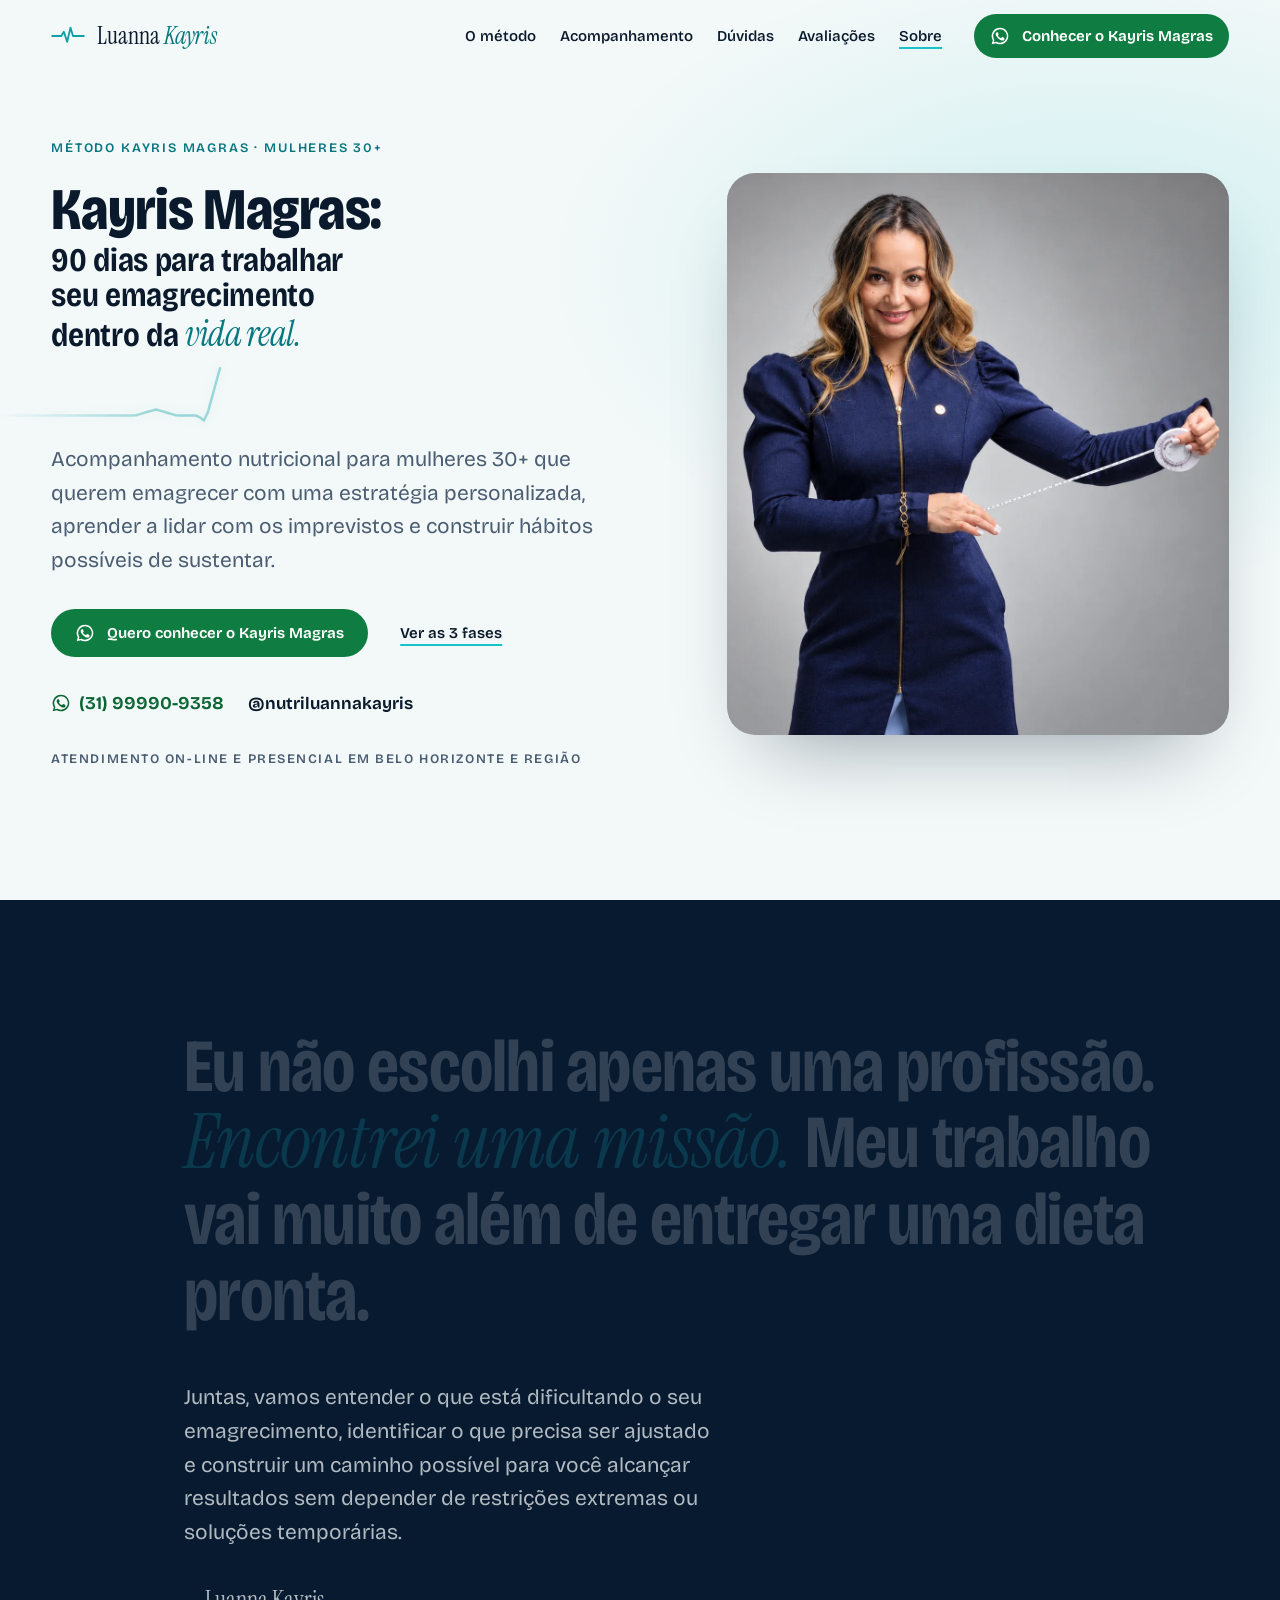
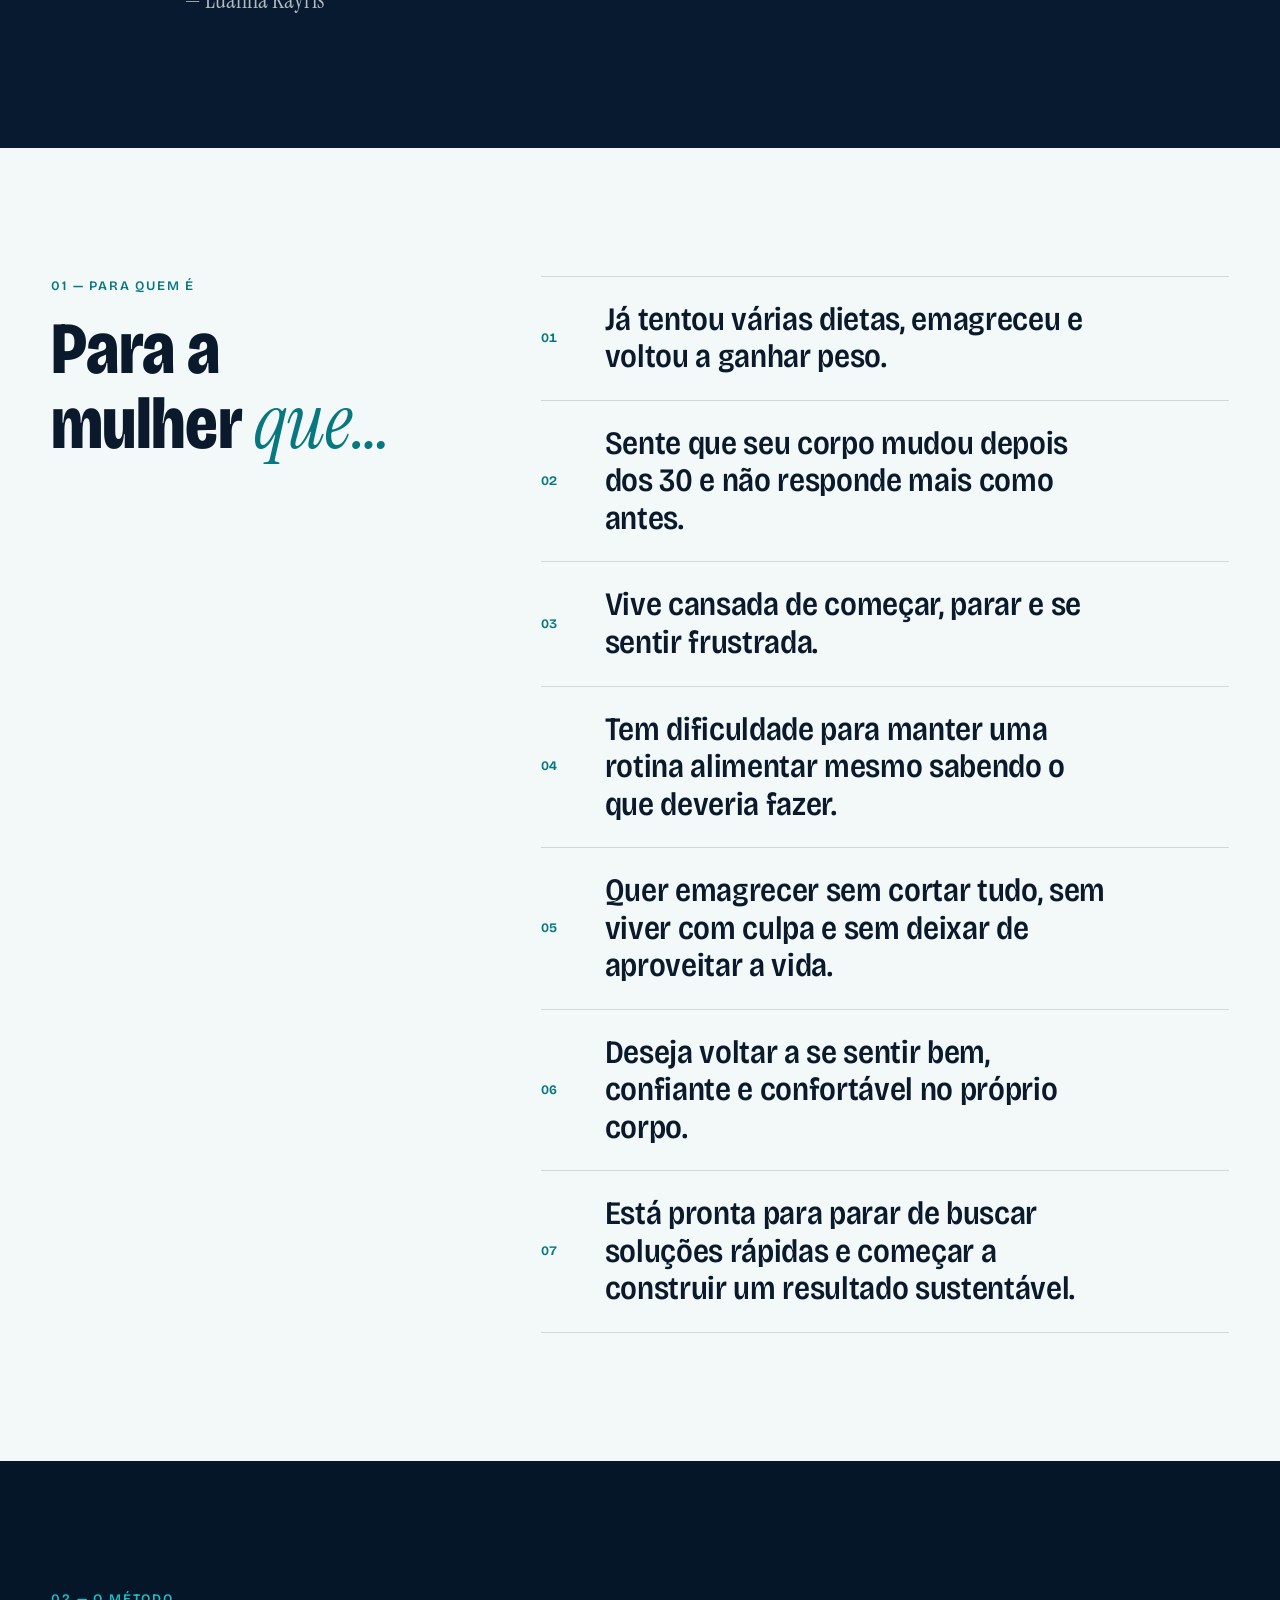
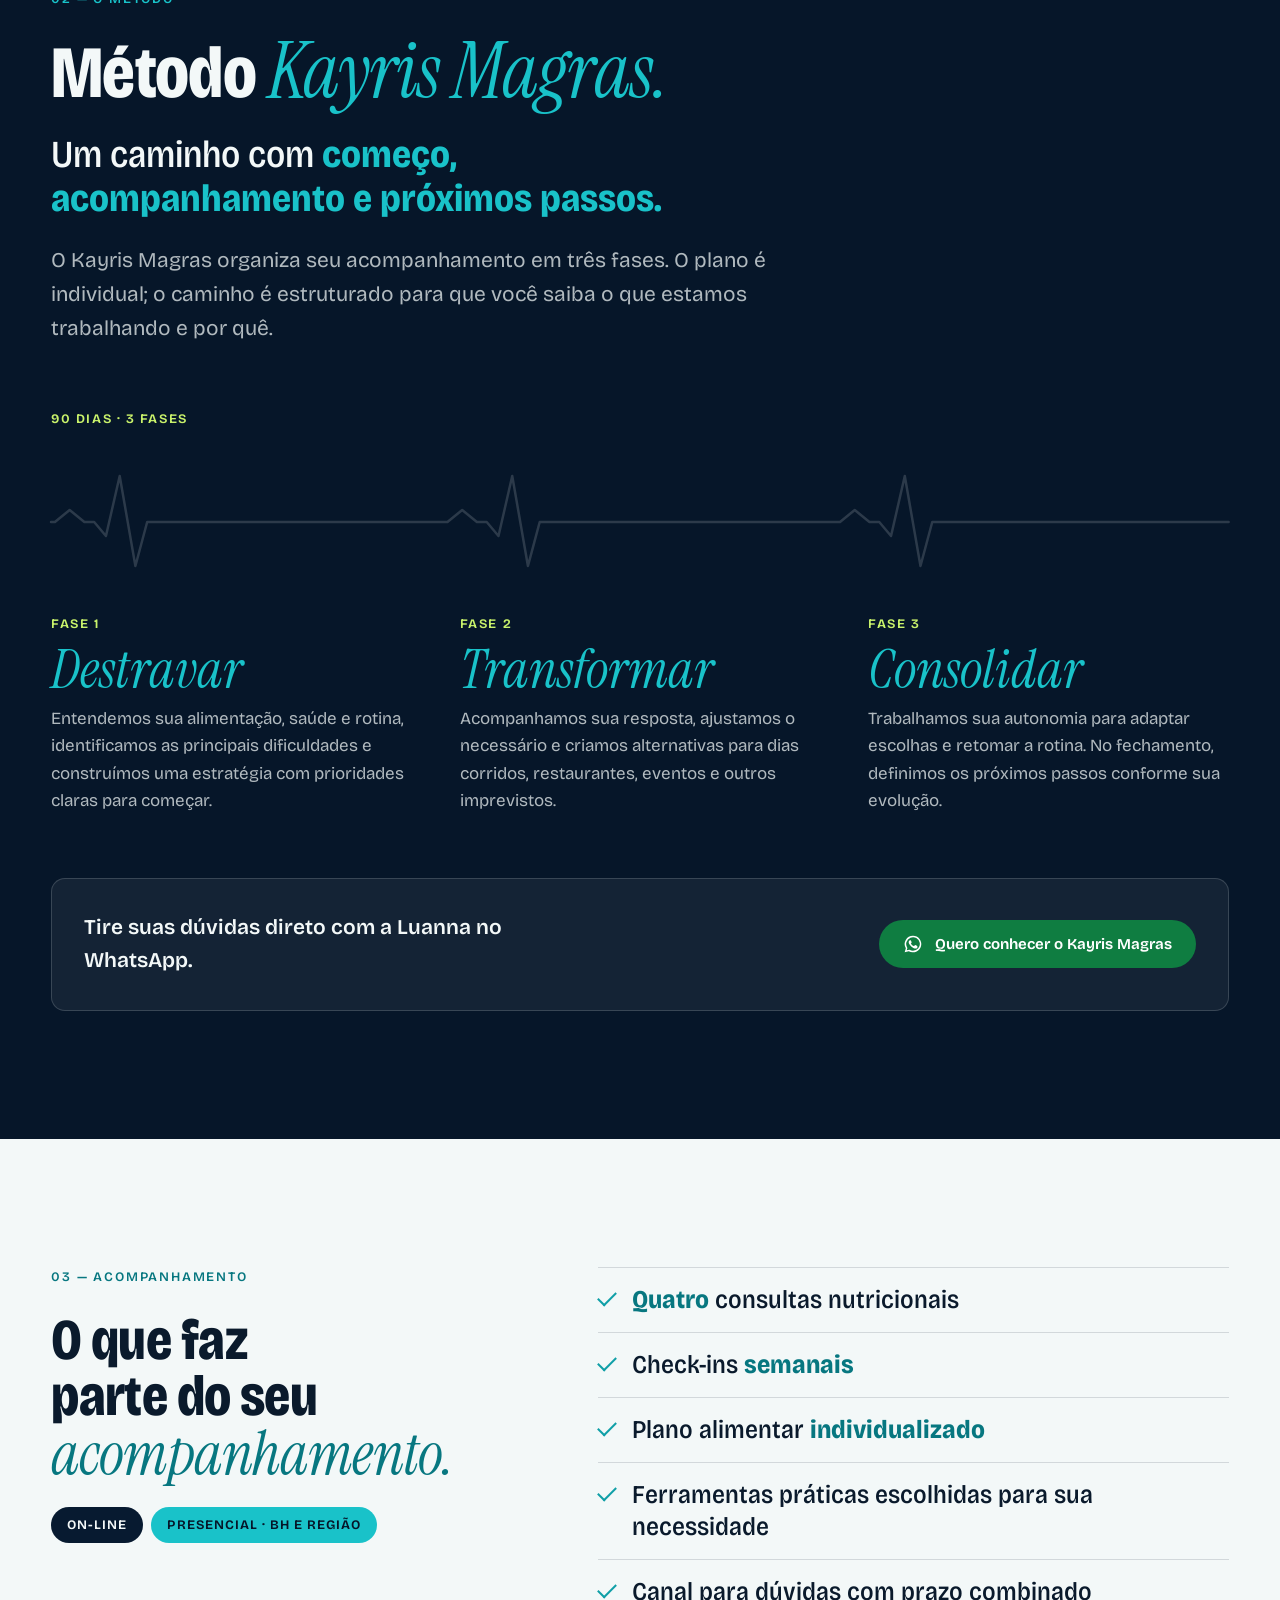
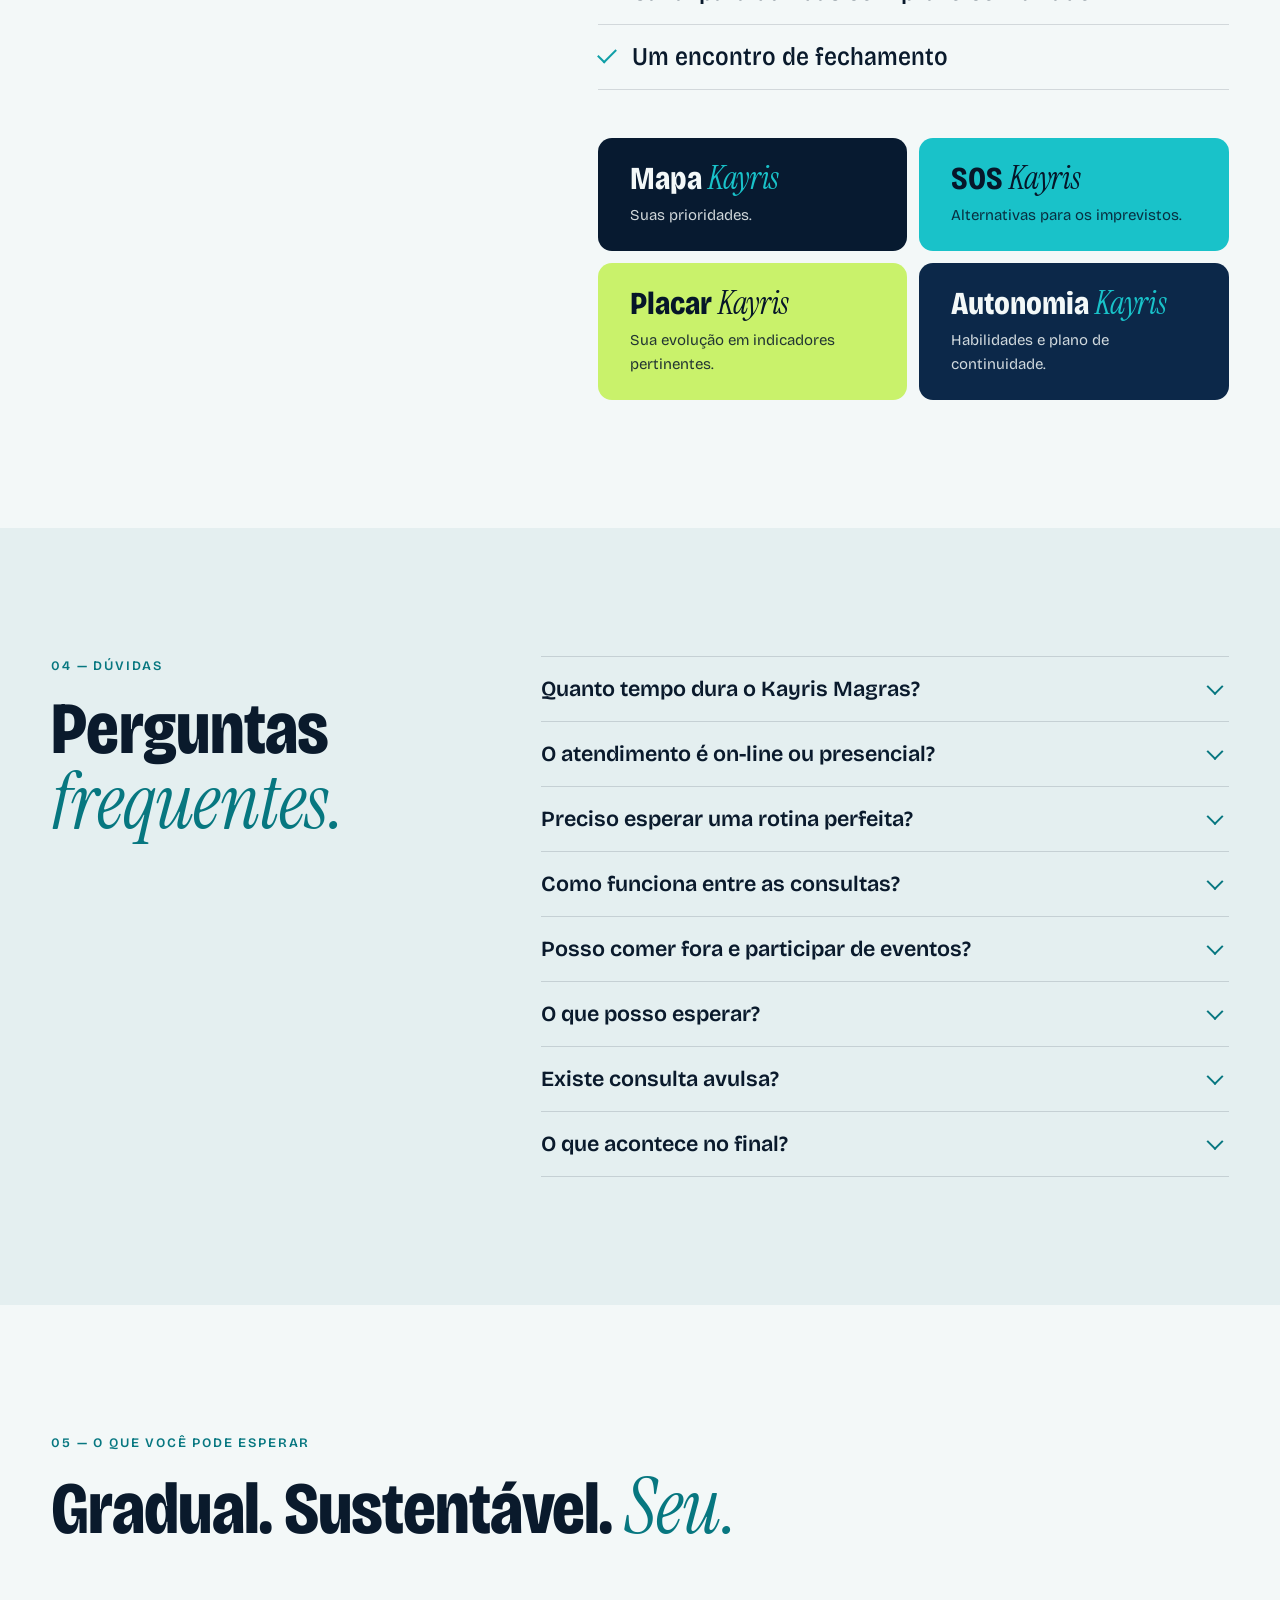
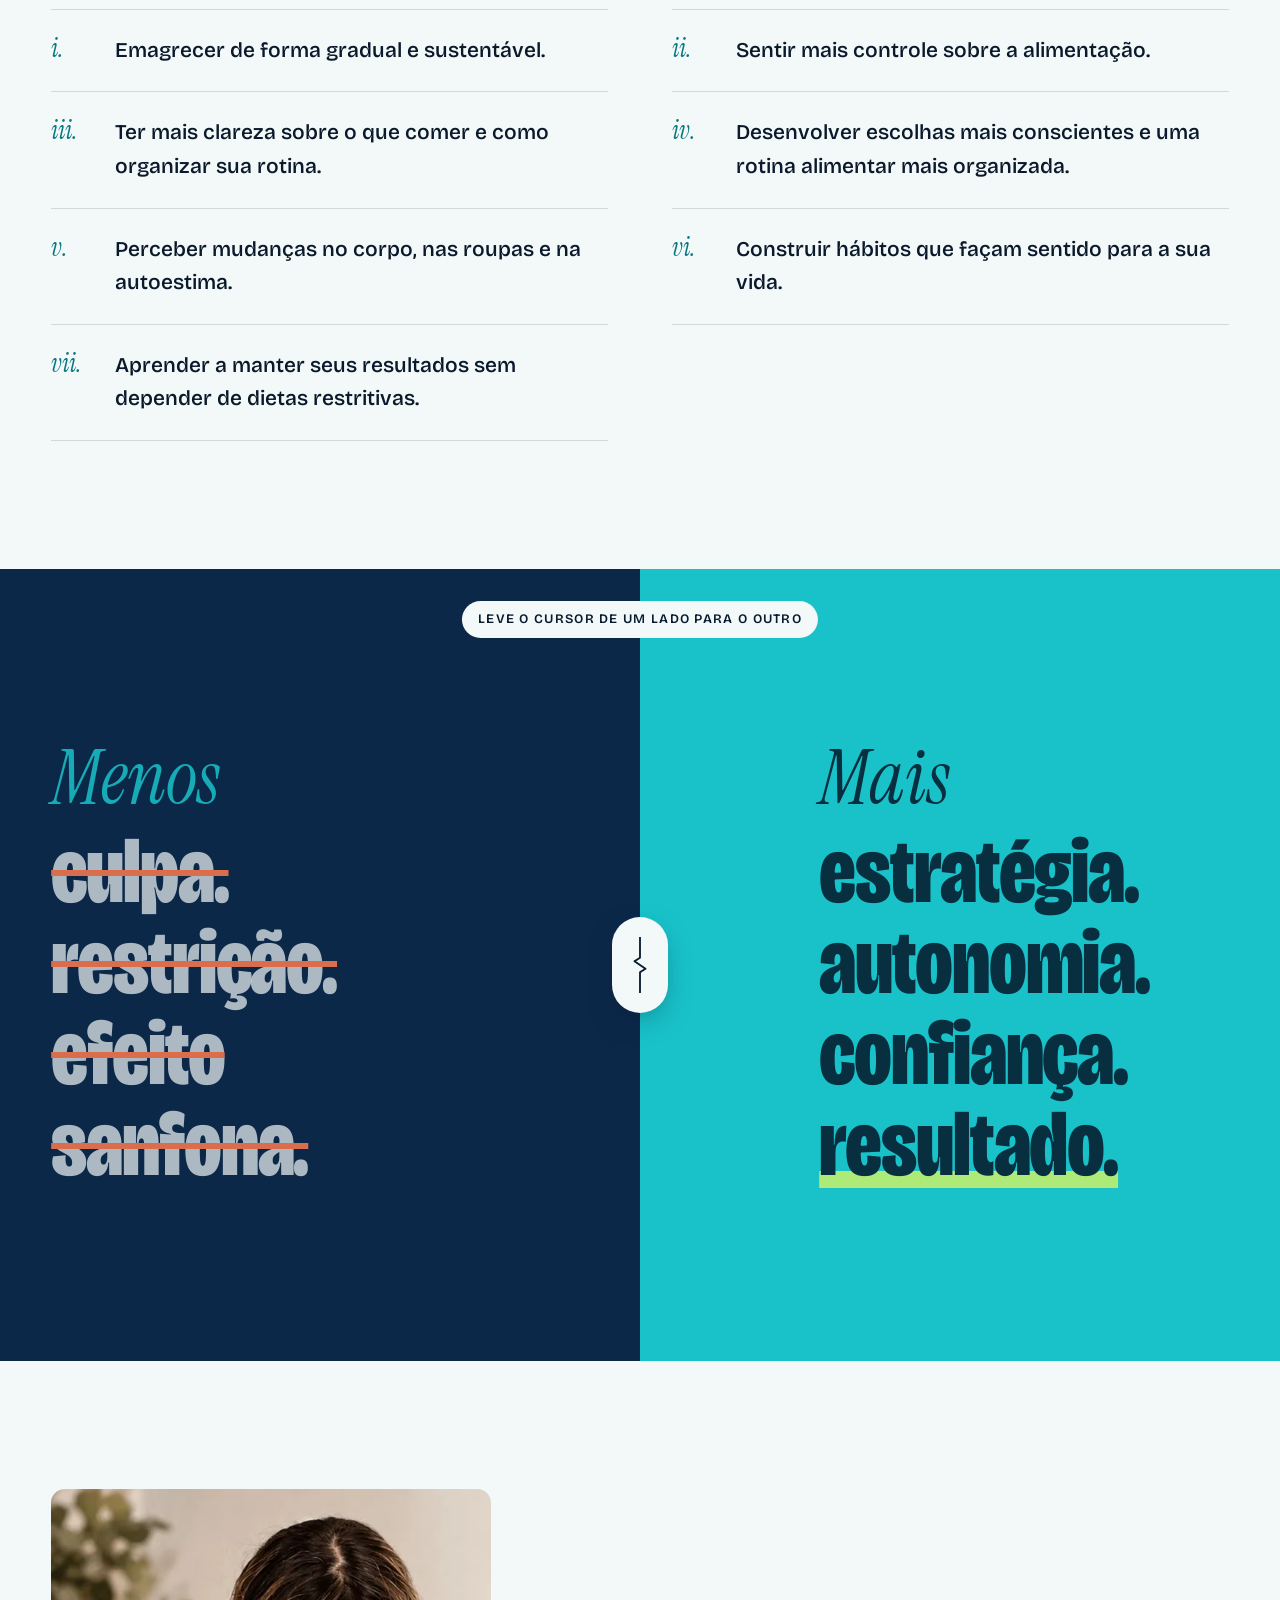
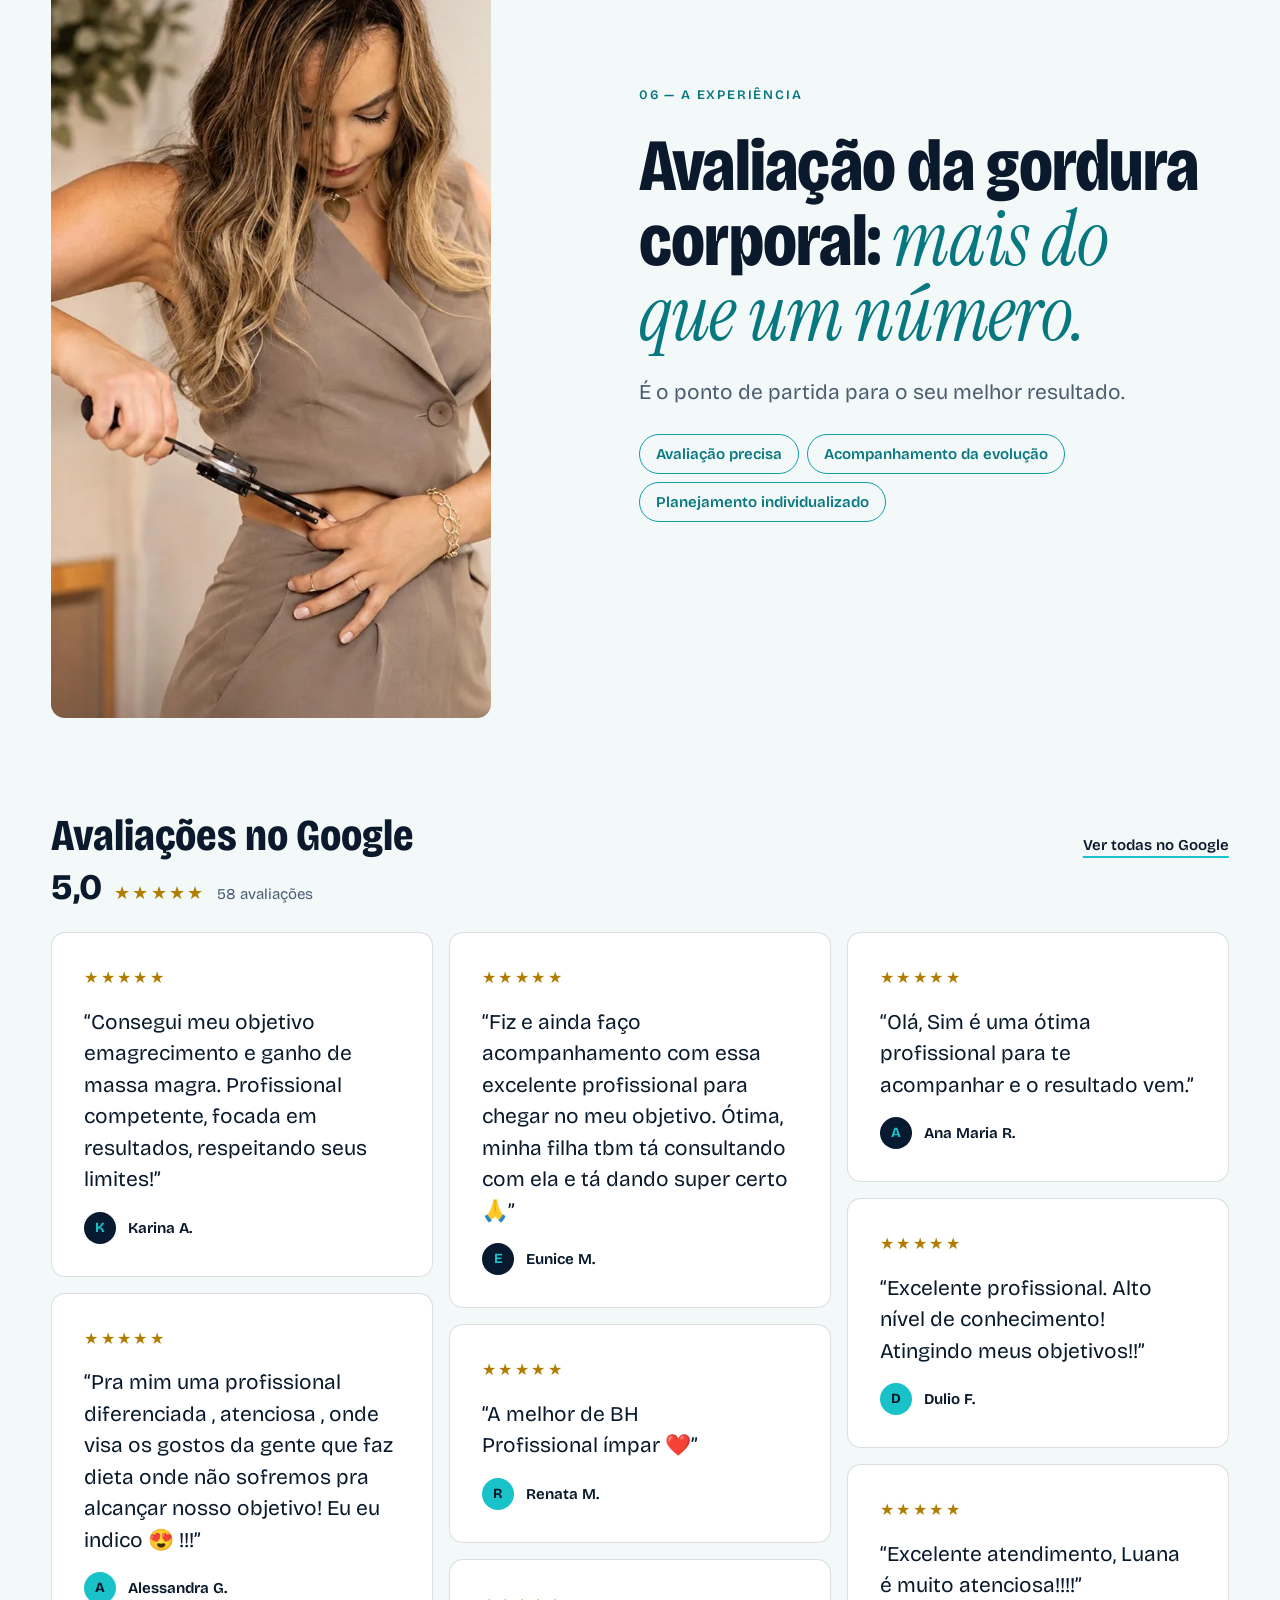
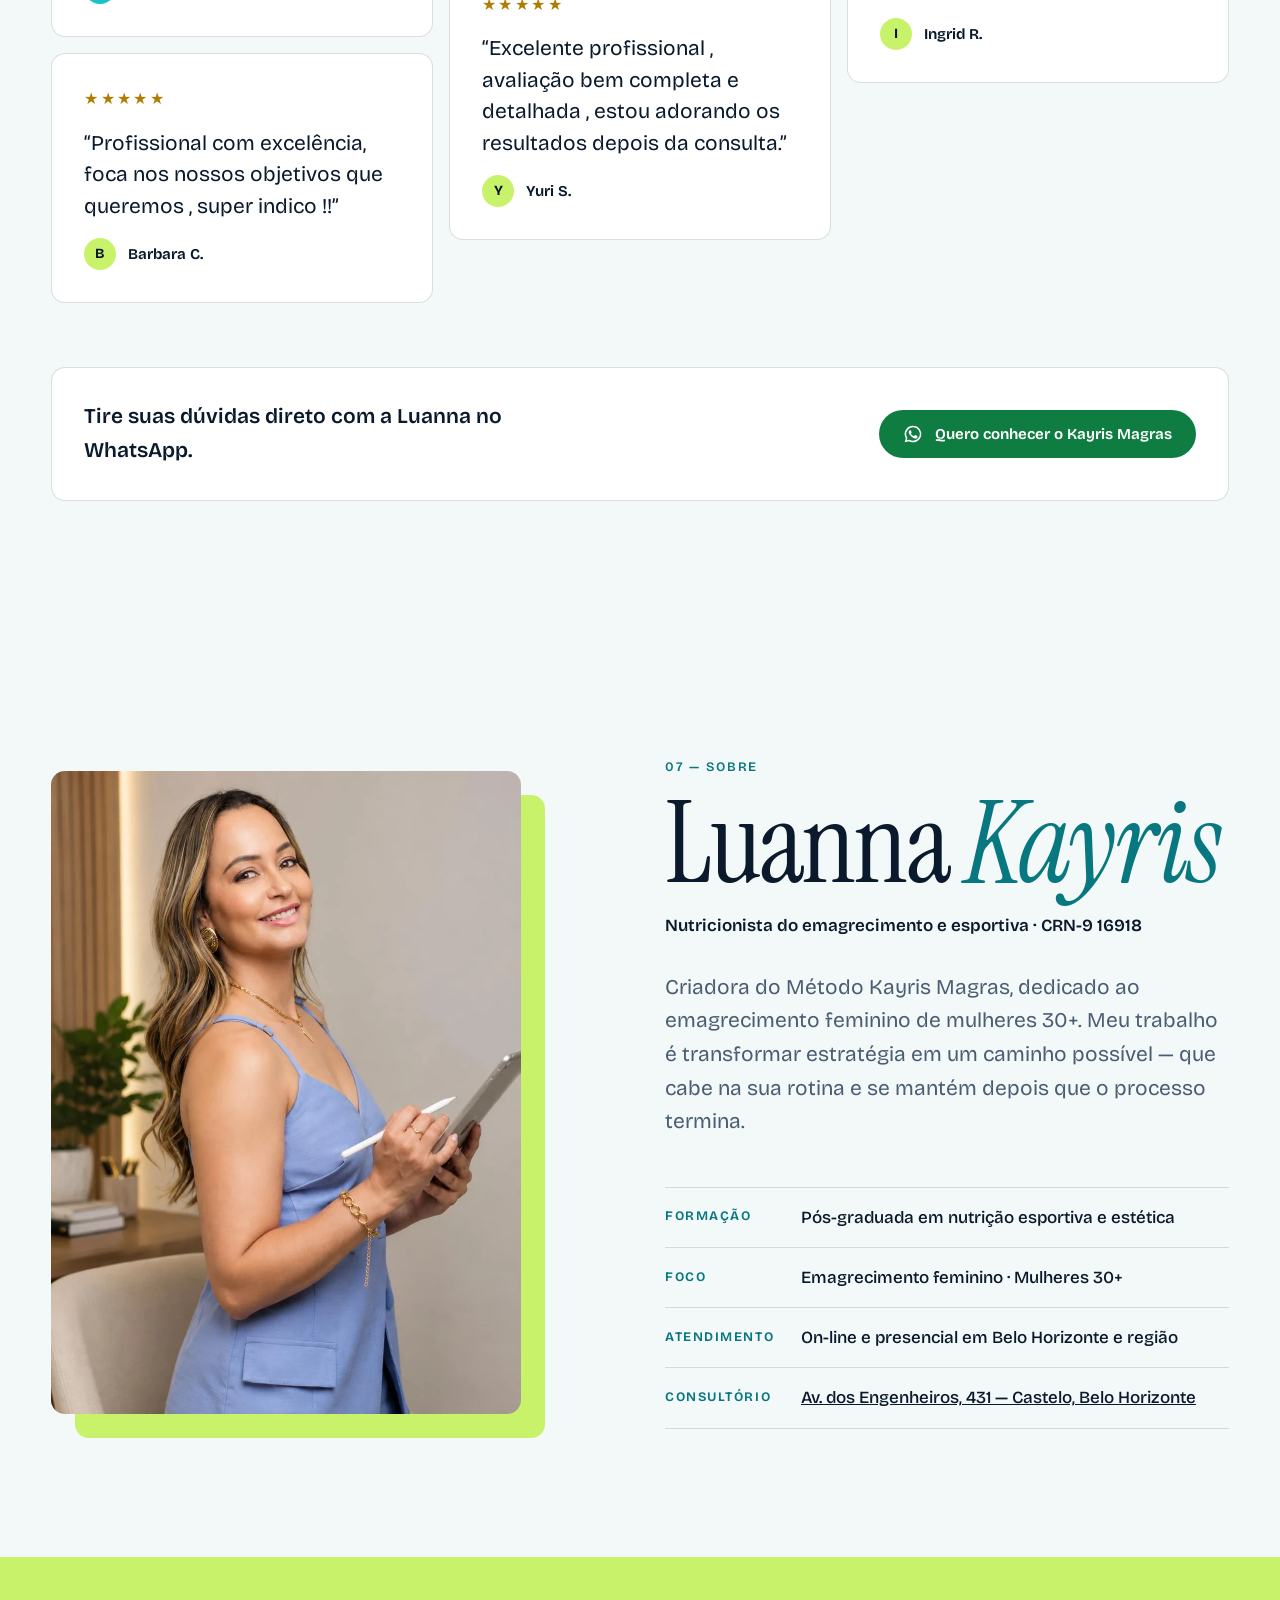
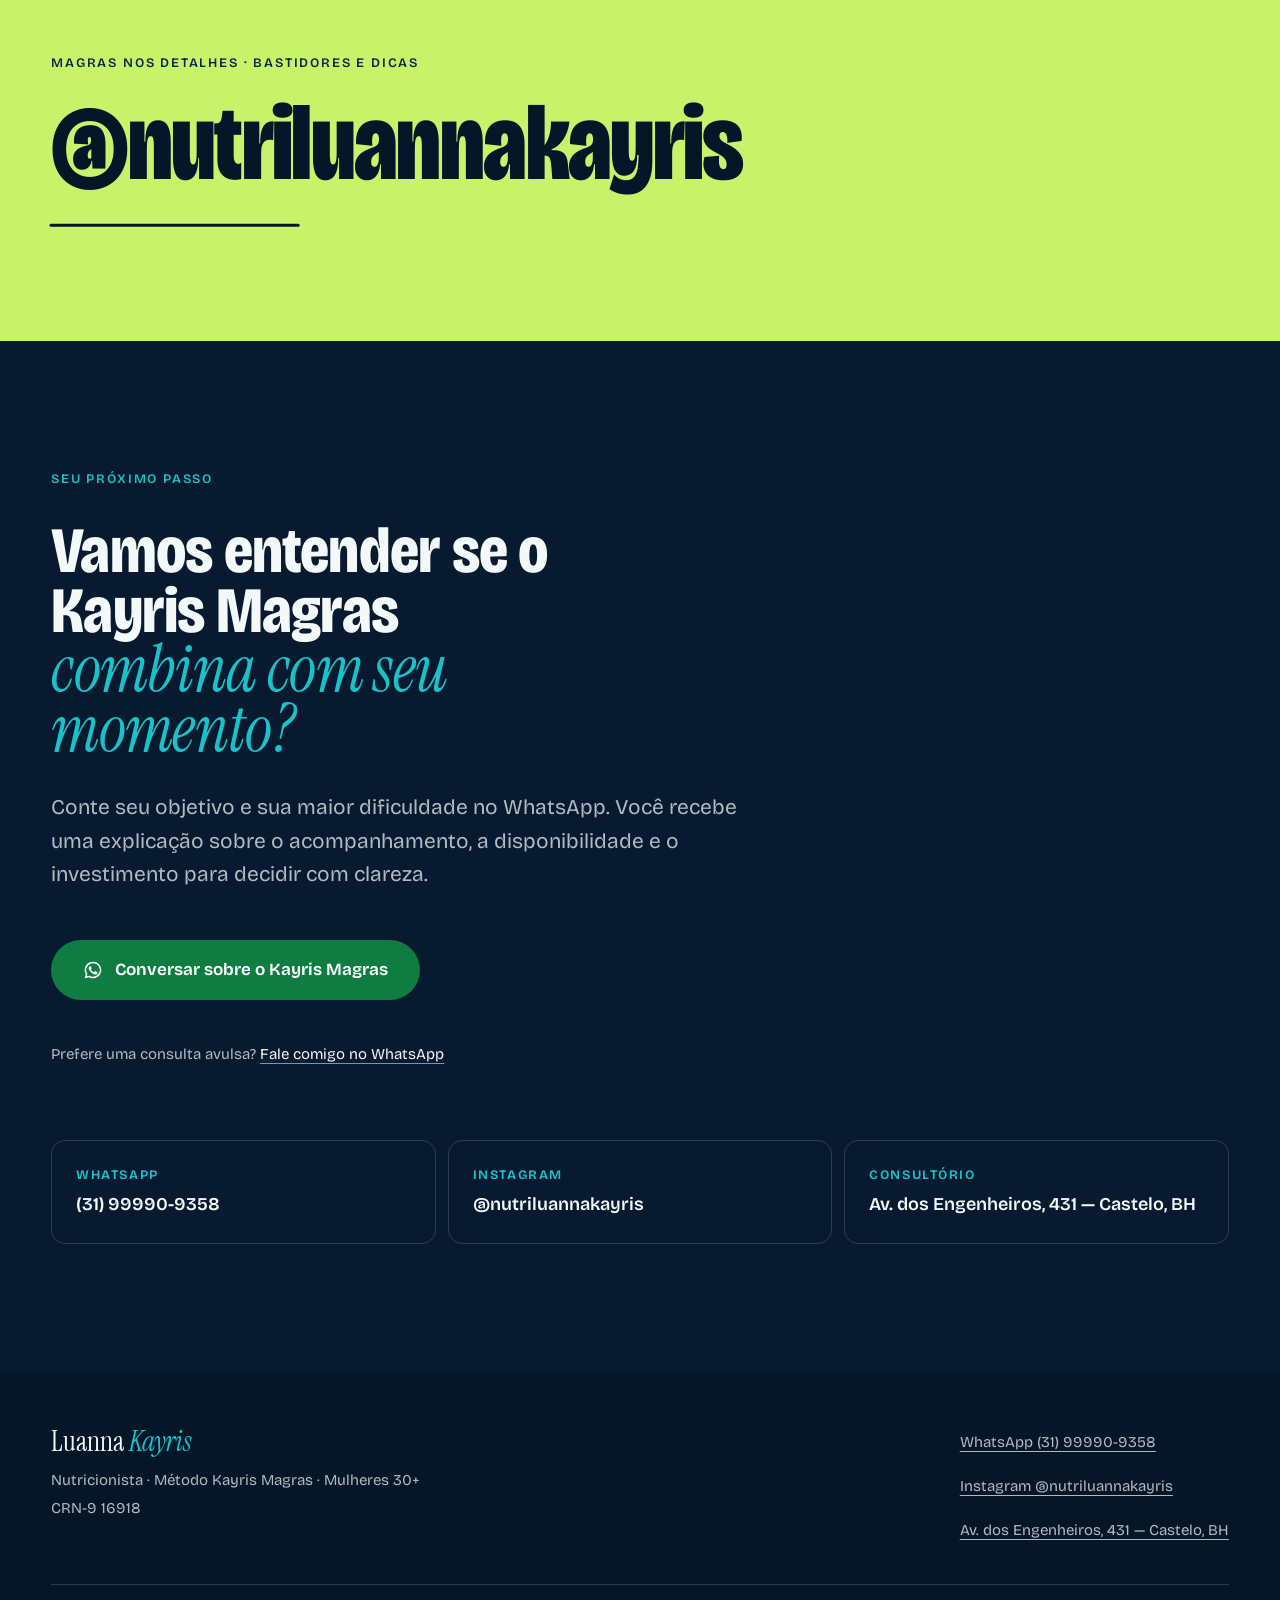
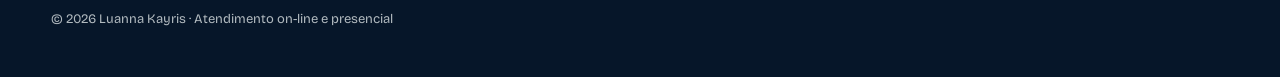
<file: luanna-kayris/index.html>
<!doctype html>
<html lang="pt-BR" class="no-js">
<head>
  <meta charset="utf-8">
  <meta name="viewport" content="width=device-width, initial-scale=1, viewport-fit=cover">
  <script>document.documentElement.className = 'js is-loading';</script>

  <title>Método Kayris Magras — Luanna Kayris, nutricionista | Emagrecimento feminino 30+ em BH</title>
  <meta name="description" content="Método Kayris Magras: 90 dias de acompanhamento nutricional para mulheres 30+ que querem emagrecer dentro da vida real. Luanna Kayris, nutricionista CRN-9 16918. On-line e presencial em Belo Horizonte.">
  <link rel="canonical" href="https://felixdias.com/luanna-kayris/">
  <meta name="theme-color" content="#071a30">

  <meta property="og:type" content="website">
  <meta property="og:locale" content="pt_BR">
  <meta property="og:site_name" content="Luanna Kayris — Nutricionista">
  <meta property="og:title" content="Método Kayris Magras — 90 dias para emagrecer dentro da vida real">
  <meta property="og:description" content="Acompanhamento nutricional para mulheres 30+ com estratégia personalizada, em três fases: Destravar, Transformar e Consolidar.">
  <meta property="og:url" content="https://felixdias.com/luanna-kayris/">
  <meta property="og:image" content="https://felixdias.com/luanna-kayris/assets/images/og-image.jpg">
  <meta property="og:image:width" content="1200">
  <meta property="og:image:height" content="630">
  <meta name="twitter:card" content="summary_large_image">
  <meta name="twitter:title" content="Método Kayris Magras — 90 dias para emagrecer dentro da vida real">
  <meta name="twitter:description" content="Acompanhamento nutricional para mulheres 30+ com estratégia personalizada, em três fases: Destravar, Transformar e Consolidar.">
  <meta name="twitter:image" content="https://felixdias.com/luanna-kayris/assets/images/og-image.jpg">

  <link rel="icon" href="assets/icons/favicon.svg" type="image/svg+xml">
  <link rel="apple-touch-icon" href="assets/icons/apple-touch-icon.png">

  <link rel="preconnect" href="https://fonts.googleapis.com">
  <link rel="preconnect" href="https://fonts.gstatic.com" crossorigin>
  <link rel="stylesheet" href="https://fonts.googleapis.com/css2?family=Bricolage+Grotesque:opsz,wdth,wght@12..96,75..100,300..800&family=Instrument+Serif:ital@0;1&display=swap">
  <link rel="preload" as="image" href="assets/images/luanna-hero.webp" type="image/webp">
  <link rel="stylesheet" href="css/styles.css?v=20261010">

  <script type="application/ld+json">
  {
    "@context": "https://schema.org",
    "@type": "Person",
    "name": "Luanna Kayris",
    "jobTitle": "Nutricionista",
    "description": "Nutricionista do emagrecimento e esportiva, pós-graduada em nutrição esportiva e estética, criadora do Método Kayris Magras para mulheres 30+. CRN-9 16918.",
    "image": "https://felixdias.com/luanna-kayris/assets/images/luanna-consultorio.jpg",
    "url": "https://felixdias.com/luanna-kayris/",
    "telephone": "+55 31 99990-9358",
    "sameAs": ["https://www.instagram.com/nutriluannakayris/"],
    "knowsAbout": ["Emagrecimento feminino", "Nutrição esportiva", "Nutrição estética", "Método Kayris Magras"],
    "hasCredential": {
      "@type": "EducationalOccupationalCredential",
      "credentialCategory": "Registro profissional",
      "name": "CRN-9 16918"
    },
    "workLocation": {
      "@type": "Place",
      "name": "Consultório Luanna Kayris",
      "address": {
        "@type": "PostalAddress",
        "streetAddress": "Avenida dos Engenheiros, 431 — Castelo",
        "addressLocality": "Belo Horizonte",
        "addressRegion": "MG",
        "postalCode": "30840-563",
        "addressCountry": "BR"
      }
    }
  }
  </script>
</head>
<body>
  <svg width="0" height="0" style="position:absolute" aria-hidden="true">
    <symbol id="i-wa" viewBox="0 0 24 24"><path fill="currentColor" d="M12 2a10 10 0 0 0-8.6 15.1L2 22l5-1.3A10 10 0 1 0 12 2Zm0 18.2a8.2 8.2 0 0 1-4.2-1.2l-.3-.2-3 .8.8-2.9-.2-.3A8.2 8.2 0 1 1 12 20.2Zm4.5-6.1c-.2-.1-1.5-.7-1.7-.8-.2-.1-.4-.1-.6.1l-.8 1c-.1.2-.3.2-.5.1a6.7 6.7 0 0 1-3.3-2.9c-.3-.4.3-.4.7-1.4.1-.2 0-.3 0-.5l-.8-1.8c-.2-.5-.4-.4-.6-.4h-.5a1 1 0 0 0-.7.3 3 3 0 0 0-.9 2.2 5.2 5.2 0 0 0 1.1 2.7 11.8 11.8 0 0 0 4.5 4c1.7.7 2.3.8 3.2.6.5-.1 1.5-.6 1.7-1.2.2-.6.2-1.1.2-1.2-.1-.1-.3-.2-.5-.3Z"/></symbol>
  </svg>
  <a class="skip-link" href="#conteudo">Pular para o conteúdo</a>

  <!-- Abertura curta: contagem 0 → 100 -->
  <div class="loader" id="loader" aria-hidden="true">
    <div class="loader__half loader__half--top">
      <div class="loader__inner">
        <p class="loader__name">Luanna <em>Kayris</em></p>
        <p class="loader__label">Método Kayris Magras</p>
      </div>
    </div>
    <div class="loader__half loader__half--bottom">
      <div class="loader__inner loader__inner--bottom">
        <p class="loader__count"><span id="loaderCount">0</span><span class="loader__pct">%</span></p>
      </div>
    </div>
    <svg class="loader__pulse" viewBox="0 0 1200 160" preserveAspectRatio="none">
      <path id="loaderPath" pathLength="1" d="M0 80 H250 L268 70 L282 80 H330 L344 92 L362 14 L382 132 L398 80 H470 L492 66 L512 80 H700 L718 70 L732 80 H780 L794 92 L812 4 L832 146 L848 80 H920 L942 66 L962 80 H1200" />
    </svg>
  </div>

  <header class="header" id="topo">
    <a class="brand" href="#inicio" aria-label="Luanna Kayris, nutricionista — início">
      <svg class="brand__mark" viewBox="0 0 40 24" aria-hidden="true"><path d="M1 12h11l3-5 4 12 4-17 3 10h13"/></svg>
      <span class="brand__name">Luanna <em>Kayris</em></span>
    </a>
    <nav class="nav" id="nav" aria-label="Principal">
      <ul class="nav__list">
        <li><a href="#metodo">O método</a></li>
        <li><a href="#acompanhamento">Acompanhamento</a></li>
        <li><a href="#duvidas">Dúvidas</a></li>
        <li><a href="#avaliacoes">Avaliações</a></li>
        <li><a href="#sobre">Sobre</a></li>
      </ul>
      <a class="btn btn--small btn--wa" data-cta href="https://wa.me/5531999909358" target="_blank" rel="noopener"><svg class="i-wa" viewBox="0 0 24 24" aria-hidden="true"><use href="#i-wa"/></svg><span>Conhecer o Kayris Magras</span></a>
    </nav>
    <a class="header__wa" data-cta href="https://wa.me/5531999909358" target="_blank" rel="noopener" aria-label="Conversar no WhatsApp"><svg class="i-wa" viewBox="0 0 24 24" aria-hidden="true"><use href="#i-wa"/></svg><span>WhatsApp</span></a>
    <button class="menu-btn" id="menuBtn" type="button" aria-expanded="false" aria-controls="nav">
      <span class="menu-btn__bars" aria-hidden="true"></span>
      <span class="menu-btn__label">Menu</span>
    </button>
  </header>

  <main id="conteudo">

    <!-- HERO -->
    <section class="hero" id="inicio" aria-labelledby="hero-title">
      <canvas class="hero__pulse" id="pulse" aria-hidden="true"></canvas>

      <div class="hero__grid">
        <div class="hero__copy">
          <p class="eyebrow hero__eyebrow" data-intro>Método Kayris Magras · Mulheres 30+</p>
          <h1 class="hero__title" id="hero-title">
            <span class="line" data-intro><span class="hero__brand">Kayris Magras:</span></span>
            <span class="line hero__claim" data-intro><span>90 dias para trabalhar seu emagrecimento dentro da <em>vida real.</em></span></span>
          </h1>
          <p class="hero__lead" data-intro>Acompanhamento nutricional para mulheres 30+ que querem emagrecer com uma estratégia personalizada, aprender a lidar com os imprevistos e construir hábitos possíveis de sustentar.</p>
          <div class="hero__actions" data-intro>
            <a class="btn btn--primary btn--wa" data-cta data-magnetic href="https://wa.me/5531999909358" target="_blank" rel="noopener">
              <svg class="i-wa" viewBox="0 0 24 24" aria-hidden="true"><use href="#i-wa"/></svg><span>Quero conhecer o Kayris Magras</span>
            </a>
            <a class="link-arrow" href="#metodo">Ver as 3 fases</a>
          </div>
          <p class="hero__contact" data-intro>
            <a data-cta href="https://wa.me/5531999909358" target="_blank" rel="noopener"><svg class="i-wa" viewBox="0 0 24 24" aria-hidden="true"><use href="#i-wa"/></svg><span>(31) 99990-9358</span></a>
            <a data-instagram href="https://www.instagram.com/nutriluannakayris/" target="_blank" rel="noopener"><span>@nutriluannakayris</span></a>
          </p>
          <p class="hero__meta" data-intro>Atendimento on-line e presencial em Belo Horizonte e região</p>
        </div>

        <figure class="hero__media media" data-intro>
          <picture>
            <source srcset="assets/images/luanna-hero.webp" type="image/webp">
            <img src="assets/images/luanna-hero.jpg" width="1084" height="1214" alt="Luanna Kayris, de jaleco azul-marinho, sorrindo e estendendo uma fita métrica." fetchpriority="high">
          </picture>
        </figure>
      </div>
    </section>

    <!-- MANIFESTO -->
    <section class="manifesto" aria-label="Manifesto">
      <p class="manifesto__text" data-words>Eu não escolhi apenas uma profissão. <em>Encontrei uma missão.</em> Meu trabalho vai muito além de entregar uma dieta pronta.</p>
      <p class="manifesto__body">Juntas, vamos entender o que está dificultando o seu emagrecimento, identificar o que precisa ser ajustado e construir um caminho possível para você alcançar resultados sem depender de restrições extremas ou soluções temporárias.</p>
      <p class="manifesto__sign">— Luanna Kayris</p>
    </section>

    <!-- PARA QUEM É -->
    <section class="who wrap" id="para-quem" aria-labelledby="who-title">
      <div class="who__head">
        <p class="eyebrow">01 — Para quem é</p>
        <h2 class="h2" id="who-title">Para a mulher <em>que…</em></h2>
      </div>

      <ol class="who__list">
        <li class="who__item" data-reveal><span class="who__num">01</span><p>Já tentou várias dietas, emagreceu e voltou a ganhar peso.</p><svg class="who__beat" viewBox="0 0 120 30" aria-hidden="true"><path pathLength="1" d="M0 15h40l6-9 8 18 7-24 6 15h53"/></svg></li>
        <li class="who__item" data-reveal><span class="who__num">02</span><p>Sente que seu corpo mudou depois dos 30 e não responde mais como antes.</p><svg class="who__beat" viewBox="0 0 120 30" aria-hidden="true"><path pathLength="1" d="M0 15h40l6-9 8 18 7-24 6 15h53"/></svg></li>
        <li class="who__item" data-reveal><span class="who__num">03</span><p>Vive cansada de começar, parar e se sentir frustrada.</p><svg class="who__beat" viewBox="0 0 120 30" aria-hidden="true"><path pathLength="1" d="M0 15h40l6-9 8 18 7-24 6 15h53"/></svg></li>
        <li class="who__item" data-reveal><span class="who__num">04</span><p>Tem dificuldade para manter uma rotina alimentar mesmo sabendo o que deveria fazer.</p><svg class="who__beat" viewBox="0 0 120 30" aria-hidden="true"><path pathLength="1" d="M0 15h40l6-9 8 18 7-24 6 15h53"/></svg></li>
        <li class="who__item" data-reveal><span class="who__num">05</span><p>Quer emagrecer sem cortar tudo, sem viver com culpa e sem deixar de aproveitar a vida.</p><svg class="who__beat" viewBox="0 0 120 30" aria-hidden="true"><path pathLength="1" d="M0 15h40l6-9 8 18 7-24 6 15h53"/></svg></li>
        <li class="who__item" data-reveal><span class="who__num">06</span><p>Deseja voltar a se sentir bem, confiante e confortável no próprio corpo.</p><svg class="who__beat" viewBox="0 0 120 30" aria-hidden="true"><path pathLength="1" d="M0 15h40l6-9 8 18 7-24 6 15h53"/></svg></li>
        <li class="who__item" data-reveal><span class="who__num">07</span><p>Está pronta para parar de buscar soluções rápidas e começar a construir um resultado sustentável.</p><svg class="who__beat" viewBox="0 0 120 30" aria-hidden="true"><path pathLength="1" d="M0 15h40l6-9 8 18 7-24 6 15h53"/></svg></li>
      </ol>
    </section>

    <!-- MÉTODO KAYRIS MAGRAS: 90 dias, 3 fases -->
    <section class="steps" id="metodo" aria-labelledby="method-title">
      <div class="wrap">
        <div class="steps__head">
          <p class="eyebrow eyebrow--light">02 — O método</p>
          <h2 class="h2" id="method-title">Método <em>Kayris Magras.</em></h2>
          <p class="steps__intro">Um caminho com <strong>começo, acompanhamento e próximos passos.</strong></p>
          <p class="steps__sub">O Kayris Magras organiza seu acompanhamento em três fases. O plano é individual; o caminho é estruturado para que você saiba o que estamos trabalhando e por quê.</p>
        </div>

        <p class="steps__lead">90 dias · 3 fases</p>

        <div class="steps__track" id="stepsTrack">
          <svg class="steps__line" viewBox="0 0 1200 120" preserveAspectRatio="none" aria-hidden="true">
            <path class="steps__line-bg" d="M0 60 H4 L19 48 L34 60 H44 L56 74 L70 14 L86 104 L98 60 H404 L419 48 L434 60 H444 L456 74 L470 14 L486 104 L498 60 H804 L819 48 L834 60 H844 L856 74 L870 14 L886 104 L898 60 H1200"/>
            <path class="steps__line-fg" pathLength="1" d="M0 60 H4 L19 48 L34 60 H44 L56 74 L70 14 L86 104 L98 60 H404 L419 48 L434 60 H444 L456 74 L470 14 L486 104 L498 60 H804 L819 48 L834 60 H844 L856 74 L870 14 L886 104 L898 60 H1200"/>
          </svg>

          <ol class="steps__list steps__list--phases">
            <li class="step">
              <p class="step__days">Fase 1</p>
              <h3 class="step__name">Destravar</h3>
              <p class="step__text">Entendemos sua alimentação, saúde e rotina, identificamos as principais dificuldades e construímos uma estratégia com prioridades claras para começar.</p>
            </li>
            <li class="step">
              <p class="step__days">Fase 2</p>
              <h3 class="step__name">Transformar</h3>
              <p class="step__text">Acompanhamos sua resposta, ajustamos o necessário e criamos alternativas para dias corridos, restaurantes, eventos e outros imprevistos.</p>
            </li>
            <li class="step">
              <p class="step__days">Fase 3</p>
              <h3 class="step__name">Consolidar</h3>
              <p class="step__text">Trabalhamos sua autonomia para adaptar escolhas e retomar a rotina. No fechamento, definimos os próximos passos conforme sua evolução.</p>
            </li>
          </ol>
        </div>
        <div class="inline-cta inline-cta--dark" data-reveal>
          <p class="inline-cta__text">Tire suas dúvidas direto com a Luanna no WhatsApp.</p>
          <a class="btn btn--wa" data-cta href="https://wa.me/5531999909358" target="_blank" rel="noopener"><svg class="i-wa" viewBox="0 0 24 24" aria-hidden="true"><use href="#i-wa"/></svg><span>Quero conhecer o Kayris Magras</span></a>
        </div>
      </div>
    </section>

    <!-- ACOMPANHAMENTO: entregas + ferramentas -->
    <section class="care wrap" id="acompanhamento" aria-labelledby="care-title">
      <div class="care__aside">
        <p class="eyebrow">03 — Acompanhamento</p>
        <h2 class="h2" id="care-title">O que faz parte do seu <em>acompanhamento.</em></h2>
        <p class="care__mode"><span class="care__pill">On-line</span><span class="care__pill">Presencial · BH e região</span></p>
      </div>

      <div class="care__main">
        <ul class="deliver" aria-label="Entregas do acompanhamento">
          <li data-reveal><span><strong>Quatro</strong> consultas nutricionais</span></li>
          <li data-reveal><span>Check-ins <strong>semanais</strong></span></li>
          <li data-reveal><span>Plano alimentar <strong>individualizado</strong></span></li>
          <li data-reveal><span>Ferramentas práticas escolhidas para sua necessidade</span></li>
          <li data-reveal><span>Canal para dúvidas com prazo combinado</span></li>
          <li data-reveal><span>Um encontro de fechamento</span></li>
        </ul>

        <ul class="tools">
          <li class="tool" data-reveal><p class="tool__name">Mapa <em>Kayris</em></p><p class="tool__text">Suas prioridades.</p></li>
          <li class="tool" data-reveal><p class="tool__name">SOS <em>Kayris</em></p><p class="tool__text">Alternativas para os imprevistos.</p></li>
          <li class="tool" data-reveal><p class="tool__name">Placar <em>Kayris</em></p><p class="tool__text">Sua evolução em indicadores pertinentes.</p></li>
          <li class="tool" data-reveal><p class="tool__name">Autonomia <em>Kayris</em></p><p class="tool__text">Habilidades e plano de continuidade.</p></li>
        </ul>
      </div>
    </section>

    <!-- FAQ -->
    <section class="faq" id="duvidas" aria-labelledby="faq-title">
      <div class="wrap faq__grid">
        <div class="faq__head">
          <p class="eyebrow">04 — Dúvidas</p>
          <h2 class="h2" id="faq-title">Perguntas <em>frequentes.</em></h2>
        </div>
        <div class="faq__list">
          <details class="faq__item">
            <summary>Quanto tempo dura o Kayris Magras?</summary>
            <p>São 90 dias, organizados em três fases: Destravar, Transformar e Consolidar.</p>
          </details>
          <details class="faq__item">
            <summary>O atendimento é on-line ou presencial?</summary>
            <p>Os dois. O atendimento é on-line ou presencial no consultório da Av. dos Engenheiros, 431 — Castelo, em Belo Horizonte e região.</p>
          </details>
          <details class="faq__item">
            <summary>Preciso esperar uma rotina perfeita?</summary>
            <p>Não. A estratégia considera seu tempo, preferências e condições atuais. Vamos definir o que é possível colocar em prática.</p>
          </details>
          <details class="faq__item">
            <summary>Como funciona entre as consultas?</summary>
            <p>Você envia check-ins semanais e recebe devolutivas. Há um canal para dúvidas nos horários e prazos informados na entrada.</p>
          </details>
          <details class="faq__item">
            <summary>Posso comer fora e participar de eventos?</summary>
            <p>Essas situações fazem parte do planejamento. Construímos alternativas de acordo com sua rotina e sua necessidade.</p>
          </details>
          <details class="faq__item">
            <summary>O que posso esperar?</summary>
            <p>Um emagrecimento gradual e sustentável, mais clareza sobre o que comer e hábitos que façam sentido para a sua vida. Cada corpo responde de um jeito, e o plano é ajustado conforme a sua evolução.</p>
          </details>
          <details class="faq__item">
            <summary>Existe consulta avulsa?</summary>
            <p>Sim. No Kayris Magras, o cuidado é organizado ao longo dos 90 dias, com os contatos combinados.</p>
          </details>
          <details class="faq__item">
            <summary>O que acontece no final?</summary>
            <p>Revisamos sua evolução e você recebe um plano de continuidade. Um novo período de acompanhamento pode ser proposto quando houver necessidade, sem obrigação de renovação.</p>
          </details>
        </div>
      </div>
    </section>

    <!-- O QUE ESPERAR -->
    <section class="expect" aria-labelledby="expect-title">
      <div class="wrap">
        <div class="expect__head">
          <p class="eyebrow">05 — O que você pode esperar</p>
          <h2 class="h2" id="expect-title">Gradual. Sustentável. <em>Seu.</em></h2>
        </div>
        <ol class="expect__list">
          <li data-reveal><span class="expect__num">i.</span>Emagrecer de forma gradual e sustentável.</li>
          <li data-reveal><span class="expect__num">ii.</span>Sentir mais controle sobre a alimentação.</li>
          <li data-reveal><span class="expect__num">iii.</span>Ter mais clareza sobre o que comer e como organizar sua rotina.</li>
          <li data-reveal><span class="expect__num">iv.</span>Desenvolver escolhas mais conscientes e uma rotina alimentar mais organizada.</li>
          <li data-reveal><span class="expect__num">v.</span>Perceber mudanças no corpo, nas roupas e na autoestima.</li>
          <li data-reveal><span class="expect__num">vi.</span>Construir hábitos que façam sentido para a sua vida.</li>
          <li data-reveal><span class="expect__num">vii.</span>Aprender a manter seus resultados sem depender de dietas restritivas.</li>
        </ol>
      </div>
    </section>

    <!-- MENOS × MAIS (interativo) -->
    <section class="sides" aria-labelledby="sides-title">
      <h2 class="visually-hidden" id="sides-title">Menos e mais</h2>
      <p class="sides__hint" aria-hidden="true">Leve o cursor de um lado para o outro</p>
      <div class="sides__stage" id="sides">
        <div class="side side--less">
          <div class="side__inner">
            <p class="side__title">Menos</p>
            <ul class="side__words">
              <li>culpa.</li>
              <li>restrição.</li>
              <li>efeito sanfona.</li>
            </ul>
          </div>
        </div>

        <div class="sides__divider" aria-hidden="true">
          <svg viewBox="0 0 24 60"><path d="M12 0v22l-6 4 12 8-6 4v22"/></svg>
        </div>

        <div class="side side--more">
          <div class="side__inner">
            <p class="side__title">Mais</p>
            <ul class="side__words">
              <li>estratégia.</li>
              <li>autonomia.</li>
              <li>confiança.</li>
              <li>resultado.</li>
            </ul>
          </div>
        </div>
      </div>
    </section>

    <!-- EXPERIÊNCIA + AVALIAÇÕES -->
    <section class="exp wrap" id="avaliacoes" aria-labelledby="exp-title">
      <div class="exp__grid">
        <figure class="exp__media media" data-reveal>
          <picture>
            <source srcset="assets/images/avaliacao-corporal.webp" type="image/webp">
            <img src="assets/images/avaliacao-corporal.jpg" width="600" height="1130" loading="lazy" decoding="async" alt="Luanna Kayris medindo as dobras cutâneas do abdômen com um adipômetro.">
          </picture>
        </figure>

        <div class="exp__copy" data-reveal>
          <p class="eyebrow">06 — A experiência</p>
          <h2 class="h2" id="exp-title">Avaliação da gordura corporal: <em>mais do que um número.</em></h2>
          <p class="exp__text">É o ponto de partida para o seu melhor resultado.</p>
          <ul class="exp__list">
            <li>Avaliação precisa</li>
            <li>Acompanhamento da evolução</li>
            <li>Planejamento individualizado</li>
          </ul>
        </div>
      </div>

      <div class="reviews">
        <div class="reviews__head">
          <div>
            <h3 class="reviews__title">Avaliações no Google</h3>
            <p class="reviews__score"><strong>5,0</strong> <span class="reviews__stars" aria-label="5 de 5 estrelas">★★★★★</span> <span>58 avaliações</span></p>
          </div>
          <a class="link-arrow" id="reviewsLink" href="https://www.google.com/maps/search/?api=1&amp;query=Nutricionista+do+Emagrecimento+e+Esportiva+Luanna+Kayris" target="_blank" rel="noopener">Ver todas no Google</a>
        </div>
        <ul class="reviews__list" id="reviewsList">
          <!-- Preenchido a partir de CONFIG.reviews em js/main.js -->
        </ul>
      </div>
        <div class="inline-cta" data-reveal>
          <p class="inline-cta__text">Tire suas dúvidas direto com a Luanna no WhatsApp.</p>
          <a class="btn btn--wa" data-cta href="https://wa.me/5531999909358" target="_blank" rel="noopener"><svg class="i-wa" viewBox="0 0 24 24" aria-hidden="true"><use href="#i-wa"/></svg><span>Quero conhecer o Kayris Magras</span></a>
        </div>
    </section>

    <!-- SOBRE -->
    <section class="about wrap" id="sobre" aria-labelledby="about-title">
      <figure class="about__media media" data-reveal>
        <picture>
          <source srcset="assets/images/luanna-consultorio.webp" type="image/webp">
          <img src="assets/images/luanna-consultorio.jpg" width="936" height="1280" loading="lazy" decoding="async" alt="Luanna Kayris no consultório, de vestido azul, sorrindo com um tablet e uma caneta na mão.">
        </picture>
      </figure>

      <div class="about__copy" data-reveal>
        <p class="eyebrow">07 — Sobre</p>
        <h2 class="about__title" id="about-title">Luanna <em>Kayris</em></h2>
        <p class="about__role">Nutricionista do emagrecimento e esportiva · CRN-9 16918</p>
        <p class="about__text">Criadora do Método Kayris Magras, dedicado ao emagrecimento feminino de mulheres 30+. Meu trabalho é transformar estratégia em um caminho possível — que cabe na sua rotina e se mantém depois que o processo termina.</p>
        <dl class="about__facts">
          <div><dt>Formação</dt><dd>Pós-graduada em nutrição esportiva e estética</dd></div>
          <div><dt>Foco</dt><dd>Emagrecimento feminino · Mulheres 30+</dd></div>
          <div><dt>Atendimento</dt><dd>On-line e presencial em Belo Horizonte e região</dd></div>
          <div><dt>Consultório</dt><dd><a href="https://www.google.com/maps/search/?api=1&amp;query=Avenida+dos+Engenheiros%2C+431%2C+Castelo%2C+Belo+Horizonte" target="_blank" rel="noopener">Av. dos Engenheiros, 431 — Castelo, Belo Horizonte</a></dd></div>
        </dl>
      </div>
    </section>

    <!-- INSTAGRAM -->
    <section class="insta" aria-labelledby="insta-title">
      <div class="wrap">
        <p class="eyebrow">Magras nos detalhes · bastidores e dicas</p>
        <h2 class="visually-hidden" id="insta-title">Instagram</h2>
        <a class="insta__link" data-instagram href="https://www.instagram.com/nutriluannakayris/" target="_blank" rel="noopener">
          <span class="insta__handle">@nutriluannakayris</span>
          <svg class="insta__beat" viewBox="0 0 600 40" preserveAspectRatio="none" aria-hidden="true"><path pathLength="1" d="M0 20h250l10-12 12 24 12-30 12 18h304"/></svg>
          <span class="visually-hidden">(abre o Instagram em nova aba)</span>
        </a>
      </div>
    </section>

    <!-- CTA FINAL -->
    <section class="final" id="contato" aria-labelledby="final-title">
      <div class="wrap final__inner">
        <p class="eyebrow eyebrow--light">Seu próximo passo</p>
        <h2 class="final__title" id="final-title">Vamos entender se o Kayris Magras <em>combina com seu momento?</em></h2>
        <div class="final__text">
          <p>Conte seu objetivo e sua maior dificuldade no WhatsApp. Você recebe uma explicação sobre o acompanhamento, a disponibilidade e o investimento para decidir com clareza.</p>
        </div>
        <a class="btn btn--primary btn--large btn--wa" data-cta data-magnetic href="https://wa.me/5531999909358" target="_blank" rel="noopener">
          <svg class="i-wa" viewBox="0 0 24 24" aria-hidden="true"><use href="#i-wa"/></svg><span>Conversar sobre o Kayris Magras</span>
        </a>
        <p class="final__alt">Prefere uma consulta avulsa? <a data-cta-single href="https://wa.me/5531999909358" target="_blank" rel="noopener">Fale comigo no WhatsApp</a></p>

        <ul class="channels" aria-label="Formas de contato">
          <li><a class="channel" data-cta href="https://wa.me/5531999909358" target="_blank" rel="noopener"><span class="channel__label">WhatsApp</span><span class="channel__value">(31) 99990-9358</span></a></li>
          <li><a class="channel" data-instagram href="https://www.instagram.com/nutriluannakayris/" target="_blank" rel="noopener"><span class="channel__label">Instagram</span><span class="channel__value">@nutriluannakayris</span></a></li>
          <li><a class="channel" href="https://www.google.com/maps/search/?api=1&amp;query=Avenida+dos+Engenheiros%2C+431%2C+Castelo%2C+Belo+Horizonte" target="_blank" rel="noopener"><span class="channel__label">Consultório</span><span class="channel__value">Av. dos Engenheiros, 431 — Castelo, BH</span></a></li>
        </ul>
      </div>
    </section>
  </main>

  <a class="wa-float" id="waFloat" data-cta href="https://wa.me/5531999909358" target="_blank" rel="noopener"><svg class="i-wa" viewBox="0 0 24 24" aria-hidden="true"><use href="#i-wa"/></svg><span>Conversar no WhatsApp</span></a>

  <footer class="footer">
    <div class="wrap footer__inner">
      <div class="footer__brand">
        <p class="footer__name">Luanna <em>Kayris</em></p>
        <p>Nutricionista · Método Kayris Magras · Mulheres 30+</p>
        <p>CRN-9 16918</p>
      </div>
      <ul class="footer__links">
        <li><a data-cta href="https://wa.me/5531999909358" target="_blank" rel="noopener">WhatsApp (31) 99990-9358</a></li>
        <li><a data-instagram href="https://www.instagram.com/nutriluannakayris/" target="_blank" rel="noopener">Instagram @nutriluannakayris</a></li>
        <li><a href="https://www.google.com/maps/search/?api=1&amp;query=Avenida+dos+Engenheiros%2C+431%2C+Castelo%2C+Belo+Horizonte" target="_blank" rel="noopener">Av. dos Engenheiros, 431 — Castelo, BH</a></li>
      </ul>
      <p class="footer__copy">© <span id="year">2026</span> Luanna Kayris · Atendimento on-line e presencial</p>
    </div>
  </footer>

  <script src="js/main.js?v=20261010" defer></script>
</body>
</html>
</file>
<file: luanna-kayris/css/styles.css>
/* ==========================================================================
   Luanna Kayris — Nutricionista
   Conceito: "Pulso" — o batimento que une consultório e treino.
   ========================================================================== */

:root {
  /* Cor — vinda da marca: turquesa (base), marinho (autoridade), lima (energia), coral (alerta) */
  --navy-950: #061629;
  --navy-900: #071a30;
  --navy-800: #0c2849;
  --navy-700: #16406d;
  --turq: #19c2c9;
  --turq-600: #0f9fa7;
  --turq-ink: #077780;
  --lime: #c9f26b;
  --coral: #ff7a4d;
  --coral-ink: #b8441c;
  --paper: #f3f8f8;
  --paper-2: #e4eff0;
  --ink: #0a1a2c;
  --muted: #4a5d72;
  --on-dark: #f3f8f8;
  --on-dark-muted: rgba(243, 248, 248, 0.72);
  --line-light: rgba(10, 26, 44, 0.14);
  --line-dark: rgba(243, 248, 248, 0.16);

  /* Tipografia */
  --font-sans: "Bricolage Grotesque", "Segoe UI", sans-serif;
  --font-serif: "Instrument Serif", Georgia, serif;
  --wdth-tight: 82;
  --fs-xs: 0.8125rem;
  --fs-sm: 0.9375rem;
  --fs-base: 1.0625rem;
  --fs-lead: clamp(1.0625rem, 0.95rem + 0.5vw, 1.3125rem);
  --fs-h2: clamp(2.25rem, 1.4rem + 4vw, 5rem);

  /* Espaço */
  --space-1: 4px;
  --space-2: 8px;
  --space-3: 12px;
  --space-4: 16px;
  --space-5: 24px;
  --space-6: 32px;
  --space-7: 48px;
  --space-8: 64px;
  --space-9: 96px;
  --space-10: 144px;
  --section-y: clamp(var(--space-8), 10vw, var(--space-10));
  --gutter: clamp(16px, 4vw, 56px);
  --max: 1360px;

  /* Forma */
  --radius-s: 6px;
  --radius-m: 14px;
  --radius-pill: 999px;

  /* Movimento — ritmo cardíaco: ataque rápido, assentamento longo */
  --ease-out: cubic-bezier(0.22, 1, 0.36, 1);
  --ease-beat: cubic-bezier(0.7, 0, 0.2, 1);
  --dur-fast: 200ms;
  --dur-mid: 600ms;
  --dur-slow: 1100ms;

  --header-h: 72px;
  --focus: var(--turq-ink);
}

/* ---------- Base ---------- */
*,
*::before,
*::after { box-sizing: border-box; }

html {
  -webkit-text-size-adjust: 100%;
  scroll-behavior: smooth;
  scroll-padding-top: var(--header-h);
}

body {
  margin: 0;
  background: var(--paper);
  color: var(--ink);
  font-family: var(--font-sans);
  font-size: var(--fs-base);
  line-height: 1.6;
  font-optical-sizing: auto;
  -webkit-font-smoothing: antialiased;
  overflow-x: hidden;
}

html.is-loading,
html.is-loading body { overflow: hidden; }

img, svg, canvas { display: block; max-width: 100%; }
img { height: auto; }
a { color: inherit; }
h1, h2, h3, p, ol, ul, dl, dd, figure { margin: 0; }
ol, ul { padding: 0; list-style: none; }
em { font-family: var(--font-serif); font-style: italic; font-weight: 400; letter-spacing: -0.01em; }

::selection { background: var(--turq); color: var(--navy-950); }

:focus-visible {
  outline: 3px solid var(--focus);
  outline-offset: 3px;
  border-radius: 4px;
}

.visually-hidden {
  position: absolute !important;
  width: 1px; height: 1px;
  overflow: hidden;
  clip: rect(0 0 0 0);
  white-space: nowrap;
}

.skip-link {
  position: fixed;
  top: var(--space-3); left: var(--space-3);
  z-index: 200;
  padding: var(--space-3) var(--space-4);
  background: var(--navy-900);
  color: var(--on-dark);
  border-radius: var(--radius-s);
  transform: translateY(-200%);
}
.skip-link:focus { transform: none; }

.wrap {
  width: 100%;
  max-width: var(--max);
  margin-inline: auto;
  padding-inline: var(--gutter);
}

.eyebrow {
  font-size: var(--fs-xs);
  font-weight: 600;
  letter-spacing: 0.14em;
  text-transform: uppercase;
  color: var(--turq-ink);
}
.eyebrow--light { color: var(--turq); }

.h2 {
  font-size: var(--fs-h2);
  font-weight: 760;
  font-variation-settings: "wdth" var(--wdth-tight);
  line-height: 0.98;
  letter-spacing: -0.01em;
  text-wrap: balance;
}
.h2 em { color: var(--turq-ink); font-size: 1.04em; }


/* ---------- Botões ---------- */
.btn {
  --btn-bg: var(--navy-900);
  --btn-fg: var(--on-dark);
  --btn-bg-hover: var(--turq);
  --btn-fg-hover: var(--navy-950);
  display: inline-flex;
  align-items: center;
  gap: var(--space-3);
  min-height: 48px;
  padding: 0 var(--space-5);
  border-radius: var(--radius-pill);
  background: var(--btn-bg);
  color: var(--btn-fg);
  font-weight: 650;
  font-size: var(--fs-sm);
  text-decoration: none;
  transition: background-color var(--dur-fast) var(--ease-out), color var(--dur-fast) var(--ease-out);
  will-change: transform;
}
.btn:hover { background: var(--btn-bg-hover); color: var(--btn-fg-hover); }
.btn svg {
  width: 18px; height: 18px;
  fill: none; stroke: currentColor; stroke-width: 2; stroke-linecap: round; stroke-linejoin: round;
  transition: transform var(--dur-fast) var(--ease-out);
}
.btn:hover svg { transform: translateX(4px); }
.btn--small { min-height: 44px; padding: 0 var(--space-4); }
.btn .i-wa, .i-wa { width: 20px; height: 20px; flex: none; fill: currentColor; stroke: none; }
.btn:hover .i-wa { transform: none; }
.btn--large { min-height: 60px; padding: 0 var(--space-6); font-size: var(--fs-base); }
.btn:active { transform: scale(0.98); }

.link-arrow {
  display: inline-flex;
  align-items: center;
  min-height: 44px;
  font-weight: 600;
  font-size: var(--fs-sm);
  text-decoration: underline;
  text-decoration-color: var(--turq);
  text-decoration-thickness: 2px;
  text-underline-offset: 6px;
  transition: text-underline-offset var(--dur-fast) var(--ease-out);
}
.link-arrow:hover { text-underline-offset: 9px; }

/* ---------- Abertura ---------- */
.loader { display: none; }
.js .loader {
  position: fixed;
  inset: 0;
  z-index: 150;
  display: block;
  pointer-events: none;
}
.loader__half {
  position: absolute;
  left: 0; right: 0;
  height: 50.5%;
  background: var(--navy-900);
  color: var(--on-dark);
  transition: transform var(--dur-slow) var(--ease-beat);
}
.loader__half--top { top: 0; display: flex; align-items: flex-end; }
.loader__half--bottom { bottom: 0; }
.loader__inner {
  width: 100%;
  padding: 0 var(--gutter) clamp(72px, 12vh, 120px);
}
.loader__inner--bottom {
  display: flex;
  justify-content: space-between;
  align-items: flex-start;
  padding-top: clamp(64px, 11vh, 110px);
  padding-bottom: 0;
}
.loader__name {
  font-family: var(--font-serif);
  font-size: clamp(2rem, 1.2rem + 3vw, 3.5rem);
  line-height: 1;
}
.loader__name em { color: var(--turq); }
.loader__label {
  margin-top: var(--space-3);
  font-size: var(--fs-xs);
  letter-spacing: 0.14em;
  text-transform: uppercase;
  color: var(--on-dark-muted);
}
.loader__count {
  font-size: clamp(5rem, 2rem + 16vw, 15rem);
  font-weight: 800;
  font-variation-settings: "wdth" 75;
  line-height: 0.8;
  letter-spacing: -0.015em;
  font-variant-numeric: tabular-nums;
  order: 2;
}
.loader__pct { font-family: var(--font-serif); font-weight: 400; font-size: 0.4em; color: var(--turq); margin-left: 0.05em; }
.loader__pulse {
  position: absolute;
  top: 50%; left: 0;
  width: 100%;
  height: clamp(90px, 16vh, 160px);
  transform: translateY(-50%);
  fill: none;
  stroke: var(--turq);
  stroke-width: 2.5;
  stroke-linejoin: round;
  stroke-linecap: round;
  vector-effect: non-scaling-stroke;
  overflow: visible;
  filter: drop-shadow(0 0 10px rgba(25, 194, 201, 0.55));
  transition: opacity 300ms ease;
}
.loader__pulse path { stroke-dasharray: 1; stroke-dashoffset: 1; vector-effect: non-scaling-stroke; }
.loader.is-done .loader__half--top { transform: translateY(-101%); }
.loader.is-done .loader__half--bottom { transform: translateY(101%); }
.loader.is-done .loader__pulse { opacity: 0; }
.loader.is-gone { display: none; }

/* ---------- Header ---------- */
.header {
  position: fixed;
  inset: 0 0 auto 0;
  z-index: 90;
  height: var(--header-h);
  display: flex;
  align-items: center;
  justify-content: space-between;
  gap: var(--space-5);
  padding-inline: var(--gutter);
  transition: background-color var(--dur-mid) var(--ease-out), box-shadow var(--dur-mid) var(--ease-out);
}
.header.is-scrolled {
  background: rgba(243, 248, 248, 0.92);
  backdrop-filter: blur(10px);
  -webkit-backdrop-filter: blur(10px);
  box-shadow: 0 1px 0 var(--line-light);
}
.brand {
  display: inline-flex;
  align-items: center;
  gap: var(--space-3);
  min-height: 44px;
  text-decoration: none;
}
.brand__mark {
  width: 34px; height: 20px;
  fill: none; stroke: var(--turq-600); stroke-width: 2.2; stroke-linecap: round; stroke-linejoin: round;
}
.brand__name { font-family: var(--font-serif); font-size: 1.5rem; line-height: 1; white-space: nowrap; }
.brand__name em { color: var(--turq-ink); }

.nav { display: flex; align-items: center; gap: var(--space-6); }
.nav__list { display: flex; gap: var(--space-5); }
.nav__list a {
  display: inline-flex; align-items: center;
  min-height: 44px;
  font-size: var(--fs-sm);
  font-weight: 550;
  text-decoration: none;
  background: linear-gradient(var(--turq), var(--turq)) no-repeat 0 78% / 0 2px;
  transition: background-size var(--dur-fast) var(--ease-out);
}
.nav__list a:hover,
.nav__list a[aria-current="true"] { background-size: 100% 2px; }

.menu-btn {
  display: none;
  align-items: center;
  gap: var(--space-2);
  min-height: 44px;
  padding: 0 var(--space-3);
  border: 0;
  background: none;
  color: inherit;
  font: inherit;
  font-weight: 600;
  font-size: var(--fs-sm);
  cursor: pointer;
}
.menu-btn__bars,
.menu-btn__bars::before {
  display: block;
  width: 22px; height: 2px;
  background: currentColor;
  transition: transform var(--dur-fast) var(--ease-out);
}
.menu-btn__bars { position: relative; transform: translateY(-3px); }
.menu-btn__bars::before { content: ""; position: absolute; top: 6px; }
.menu-open .menu-btn__bars { transform: rotate(45deg); }
.menu-open .menu-btn__bars::before { transform: translateY(-6px) rotate(-90deg); }

@media (max-width: 899px) {
  .menu-btn { display: inline-flex; position: relative; z-index: 2; }
  .nav {
    position: fixed;
    inset: 0;
    z-index: 1;
    flex-direction: column;
    align-items: flex-start;
    justify-content: center;
    gap: var(--space-7);
    padding: var(--header-h) var(--gutter) var(--space-7);
    background: var(--navy-900);
    color: var(--on-dark);
    visibility: hidden;
    opacity: 0;
    transition: opacity var(--dur-mid) var(--ease-out), visibility 0s linear var(--dur-mid);
    --focus: var(--lime);
  }
  .menu-open .nav { visibility: visible; opacity: 1; transition: opacity var(--dur-mid) var(--ease-out); }
  .menu-open .header { color: var(--on-dark); background: transparent; box-shadow: none; }
  .menu-open .brand { position: relative; z-index: 2; }
  .menu-open .brand__name em { color: var(--turq); }
  .nav__list { flex-direction: column; gap: var(--space-2); }
  .nav__list a {
    font-size: clamp(2rem, 9vw, 3rem);
    font-weight: 750;
    font-variation-settings: "wdth" var(--wdth-tight);
    line-height: 1.1;
  }
  .nav .btn { --btn-bg: var(--turq); --btn-fg: var(--navy-950); --btn-bg-hover: var(--lime); }
}

/* ---------- Contato sempre à mão ---------- */
:root { --wa: #0f7d41; --wa-hover: #0b6634; }
.header__wa {
  display: none;
  align-items: center;
  gap: var(--space-2);
  min-height: 40px;
  margin-left: auto;
  padding: 0 var(--space-4);
  border-radius: var(--radius-pill);
  background: var(--wa);
  color: #fff;
  font-size: var(--fs-sm);
  font-weight: 650;
  text-decoration: none;
}
@media (max-width: 479px) {
  .menu-btn__label { position: absolute; width: 1px; height: 1px; overflow: hidden; clip: rect(0 0 0 0); white-space: nowrap; }
  .brand__mark { display: none; }
  .header { gap: var(--space-3); }
}
@media (max-width: 899px) {
  .header__wa { display: inline-flex; position: relative; z-index: 2; }
  .menu-open .header__wa { visibility: hidden; }
}

.wa-float {
  position: fixed;
  z-index: 80;
  display: inline-flex;
  align-items: center;
  justify-content: center;
  gap: var(--space-3);
  min-height: 56px;
  padding: 0 var(--space-6);
  border-radius: var(--radius-pill);
  background: var(--wa);
  color: #fff;
  font-weight: 700;
  font-size: var(--fs-base);
  text-decoration: none;
  box-shadow: 0 14px 34px -12px rgba(7, 26, 48, 0.55);
  opacity: 0;
  visibility: hidden;
  transform: translateY(24px);
  transition: opacity 400ms var(--ease-out), transform 400ms var(--ease-out), visibility 0s linear 400ms, background-color var(--dur-fast);
}
.wa-float .i-wa { width: 24px; height: 24px; }
.wa-float:hover { background: var(--wa-hover); }
.show-wa .wa-float { opacity: 1; visibility: visible; transform: none; transition-delay: 0s; }
.menu-open .wa-float { visibility: hidden; }
@media (max-width: 899px) {
  .wa-float { left: 12px; right: 12px; bottom: calc(12px + env(safe-area-inset-bottom)); }
  .footer { padding-bottom: calc(var(--space-7) + 80px); }
}
@media (min-width: 900px) {
  .wa-float { right: 24px; bottom: 24px; }
}

/* ---------- Hero ---------- */
.hero {
  position: relative;
  isolation: isolate;
  min-height: 100svh;
  padding: calc(var(--header-h) + var(--space-6)) var(--gutter) var(--space-9);
  overflow: hidden;
  background:
    radial-gradient(60% 50% at 85% 30%, rgba(25, 194, 201, 0.16), transparent 70%),
    var(--paper);
}
.hero__pulse {
  position: absolute;
  inset: 0;
  z-index: 1;
  width: 100%; height: 100%;
  pointer-events: none;
}
.hero__grid {
  position: relative;
  max-width: var(--max);
  margin-inline: auto;
  display: grid;
  gap: var(--space-7);
}
.hero__copy { position: relative; z-index: 2; }
.hero__eyebrow { margin-bottom: var(--space-5); }
.hero__title {
  font-size: clamp(2.25rem, 0.8rem + 3.6vw, 4.5rem);
  font-weight: 780;
  font-variation-settings: "wdth" var(--wdth-tight);
  line-height: 0.9;
  letter-spacing: -0.012em;
}
.hero__title .line { display: block; overflow: hidden; padding-bottom: 0.06em; margin-bottom: -0.06em; }
.hero__title .line > span { display: inline-block; }
.hero__title em { color: var(--turq-ink); font-size: 1.1em; letter-spacing: -0.02em; }
.hero__brand { color: var(--ink); }
.hero__claim { margin-top: 0.12em; }
.hero__claim > span {
  font-size: 0.56em;
  font-weight: 640;
  font-variation-settings: "wdth" 86;
  line-height: 1.08;
  letter-spacing: -0.01em;
  max-width: 19ch;
}
.hero__contact {
  display: flex;
  flex-wrap: wrap;
  gap: var(--space-2) var(--space-5);
  margin-top: var(--space-5);
}
.hero__contact a {
  display: inline-flex;
  align-items: center;
  gap: var(--space-2);
  min-height: 44px;
  font-weight: 650;
  text-decoration: none;
  color: var(--ink);
}
.hero__contact a:first-child { color: var(--wa-hover); font-size: 1.125rem; }
.hero__contact a:hover span { text-decoration: underline; text-underline-offset: 4px; }
.hero__meta {
  margin-top: var(--space-5);
  font-size: var(--fs-xs);
  font-weight: 600;
  letter-spacing: 0.12em;
  text-transform: uppercase;
  color: var(--muted);
}
.hero__lead {
  max-width: 40ch;
  margin-top: clamp(72px, 4rem + 2vw, 112px); /* faixa reservada ao batimento */
  font-size: var(--fs-lead);
  color: var(--muted);
}
.hero__actions {
  display: flex;
  flex-wrap: wrap;
  align-items: center;
  gap: var(--space-4) var(--space-6);
  margin-top: var(--space-6);
}

.hero__media {
  position: relative;
  z-index: 2; /* acima da linha do pulso: o batimento passa por trás da foto */
  width: min(100%, 560px);
  justify-self: end;
  aspect-ratio: 1084 / 1214;
  border-radius: 28px;
  overflow: hidden;
  background: var(--paper-2);
  box-shadow: 0 40px 80px -40px rgba(7, 26, 48, 0.45);
}
.hero__media img { width: 100%; height: 100%; object-fit: cover; object-position: 50% 15%; }

@keyframes beat {
  0%, 100% { transform: scale(1); opacity: 0.6; }
  12% { transform: scale(1.7); opacity: 1; }
  30% { transform: scale(1); }
}

@media (max-width: 899px) {
  .hero__media { justify-self: stretch; width: 100%; border-radius: 22px; }
}
@media (min-width: 900px) {
  .hero { display: flex; align-items: center; }
  .hero__grid { width: 100%; grid-template-columns: minmax(0, 1.25fr) minmax(0, 1fr); align-items: center; gap: var(--space-7); }
  .hero__media { width: 100%; max-height: calc(100svh - var(--header-h) - 120px); height: auto; }
}

/* Coreografia de entrada do hero (após a abertura) */
.js [data-intro] { opacity: 0; transform: translateY(24px); }
.js .hero__title [data-intro] { opacity: 1; transform: none; }
.js .hero__title .line > span { transform: translateY(105%); }
.js .hero__media[data-intro] { opacity: 1; transform: none; clip-path: inset(100% 0 0 0 round 28px); }
.is-ready [data-intro] {
  opacity: 1;
  transform: none;
  transition: opacity 900ms var(--ease-out), transform 900ms var(--ease-out), clip-path 1300ms var(--ease-beat);
  transition-delay: calc(var(--i, 0) * 90ms);
}
.is-ready .hero__title .line > span {
  transform: none;
  transition: transform 1000ms var(--ease-out);
  transition-delay: calc(var(--i, 0) * 90ms);
}
.is-ready .hero__media[data-intro] { clip-path: inset(0 0 0 0 round 28px); }
.is-ready .hero__media.is-settled { transition: transform 500ms var(--ease-out); transition-delay: 0s; clip-path: none; }

/* ---------- Manifesto ---------- */
.manifesto {
  background: var(--navy-900);
  color: var(--on-dark);
  padding: var(--section-y) var(--gutter);
  --focus: var(--lime);
}
.manifesto__text {
  max-width: 22ch;
  margin-inline: auto;
  font-size: clamp(2rem, 1rem + 4.6vw, 5.25rem);
  font-weight: 640;
  font-variation-settings: "wdth" 82;
  line-height: 1.02;
  letter-spacing: -0.01em;
}
.manifesto__text em { color: var(--turq); }
.manifesto__text .w { opacity: var(--o, 1); transition: opacity 200ms linear; }
.manifesto__body {
  max-width: 52ch;
  margin: var(--space-7) auto 0;
  font-size: var(--fs-lead);
  color: var(--on-dark-muted);
}
.manifesto__sign {
  max-width: 22ch;
  margin: var(--space-6) auto 0;
  font-family: var(--font-serif);
  font-size: 1.5rem;
  color: var(--on-dark-muted);
}
@media (min-width: 900px) {
  .manifesto__text, .manifesto__sign, .manifesto__body { max-width: 1100px; padding-left: 8%; }
  .manifesto__body { padding-right: 40%; }
}

/* ---------- Para quem é ---------- */
.who { padding-block: var(--section-y); display: grid; gap: var(--space-8); }
.who__head { display: grid; gap: var(--space-4); align-content: start; }
.who__list { border-top: 1px solid var(--line-light); }
.who__item {
  display: grid;
  grid-template-columns: 2.5rem 1fr;
  gap: var(--space-4);
  align-items: baseline;
  padding: var(--space-5) 0;
  border-bottom: 1px solid var(--line-light);
}
.who__num { font-size: var(--fs-xs); font-weight: 650; color: var(--turq-ink); font-variant-numeric: tabular-nums; }
.who__item p {
  font-size: clamp(1.3rem, 1rem + 1.3vw, 2.1rem);
  font-weight: 560;
  font-variation-settings: "wdth" 88;
  line-height: 1.15;
  letter-spacing: -0.01em;
  transition: transform var(--dur-mid) var(--ease-out), color var(--dur-fast) var(--ease-out);
}
.who__beat {
  display: none;
  width: 96px; height: 24px;
  fill: none; stroke: var(--turq-600); stroke-width: 2.5; stroke-linecap: round; stroke-linejoin: round;
}
.who__beat path { stroke-dasharray: 1; stroke-dashoffset: 1; transition: stroke-dashoffset 700ms var(--ease-out); }
.who__item:hover p { transform: translateX(10px); color: var(--turq-ink); }
.who__item:hover .who__beat path { stroke-dashoffset: 0; }

@media (min-width: 900px) {
  .who { grid-template-columns: minmax(0, 4fr) minmax(0, 7fr); gap: var(--space-9); }
  .who__head { position: sticky; top: calc(var(--header-h) + var(--space-6)); }
  .who__item { grid-template-columns: 3rem 1fr 96px; align-items: center; }
  .who__beat { display: block; }
}

/* ---------- Acompanhamento ---------- */
.care { padding-block: var(--section-y); display: grid; gap: var(--space-8); }
.care__aside { display: grid; gap: var(--space-5); align-content: start; }
.care__mode { display: flex; flex-wrap: wrap; gap: var(--space-2); }
.care__pill {
  display: inline-flex; align-items: center;
  min-height: 36px; padding: 0 var(--space-4);
  border-radius: var(--radius-pill);
  background: var(--navy-900); color: var(--on-dark);
  font-size: var(--fs-xs); font-weight: 650; letter-spacing: 0.08em; text-transform: uppercase;
}
.care__pill:nth-child(2) { background: var(--turq); color: var(--navy-950); }
@media (min-width: 900px) {
  .care { grid-template-columns: minmax(0, 5fr) minmax(0, 7fr); gap: var(--space-9); }
  .care__aside { position: sticky; top: calc(var(--header-h) + var(--space-6)); }
}
.care__main { display: grid; gap: var(--space-7); }
.care .h2 { font-size: clamp(2.25rem, 1.2rem + 3vw, 4.25rem); }
.deliver { border-top: 1px solid var(--line-light); }
.deliver li {
  display: grid;
  grid-template-columns: 18px 1fr;
  align-items: baseline;
  gap: var(--space-4);
  padding: var(--space-4) 0;
  border-bottom: 1px solid var(--line-light);
  font-size: clamp(1.2rem, 1rem + 0.8vw, 1.6rem);
  font-weight: 520;
  font-variation-settings: "wdth" 90;
  line-height: 1.25;
}
.deliver li::before {
  content: "";
  flex: none;
  width: 18px; height: 10px;
  border-left: 2.5px solid var(--turq-600);
  border-bottom: 2.5px solid var(--turq-600);
  transform: translateY(-0.25em) rotate(-45deg);
}
.deliver strong { font-weight: 750; color: var(--turq-ink); }
.tools { display: grid; gap: var(--space-3); }
.tool {
  padding: var(--space-5) var(--space-6);
  border-radius: var(--radius-m);
  background: var(--navy-900);
  color: var(--on-dark);
}
.tool:nth-child(2) { background: var(--turq); color: var(--navy-950); }
.tool:nth-child(3) { background: var(--lime); color: var(--navy-950); }
.tool:nth-child(4) { background: var(--navy-800); }
.tool__name {
  font-size: clamp(1.5rem, 1.2rem + 1vw, 2rem);
  font-weight: 760;
  font-variation-settings: "wdth" var(--wdth-tight);
  line-height: 1;
}
.tool__name em { font-weight: 400; }
.tool:nth-child(1) .tool__name em,
.tool:nth-child(4) .tool__name em { color: var(--turq); }
.tool__text { margin-top: var(--space-2); font-size: var(--fs-sm); opacity: 0.85; }
@media (min-width: 600px) {
  .tools { grid-template-columns: 1fr 1fr; }
}

/* ---------- Chamadas no meio da página ---------- */
.inline-cta {
  display: flex;
  flex-wrap: wrap;
  align-items: center;
  justify-content: space-between;
  gap: var(--space-4) var(--space-6);
  margin-top: var(--space-8);
  padding: var(--space-6);
  border-radius: var(--radius-m);
  background: #fff;
  border: 1px solid var(--line-light);
}
.inline-cta__text { font-size: var(--fs-lead); font-weight: 600; max-width: 36ch; }
.inline-cta--dark { background: rgba(243, 248, 248, 0.06); border-color: var(--line-dark); }
.btn--wa { --btn-bg: var(--wa); --btn-fg: #fff; --btn-bg-hover: var(--wa-hover); --btn-fg-hover: #fff; }
.final .btn.btn--wa { --btn-bg: var(--wa); --btn-fg: #fff; --btn-bg-hover: var(--wa-hover); --btn-fg-hover: #fff; }

/* ---------- O que esperar ---------- */
.expect { padding-block: var(--section-y); }
.expect__head { display: grid; gap: var(--space-4); margin-bottom: var(--space-8); }
.expect__list { display: grid; gap: 0 var(--space-8); border-top: 1px solid var(--line-light); }
.expect__list li {
  display: grid;
  grid-template-columns: 3.25rem 1fr;
  gap: var(--space-3);
  align-items: baseline;
  padding: var(--space-5) 0;
  border-bottom: 1px solid var(--line-light);
  font-size: var(--fs-lead);
  font-weight: 540;
}
.expect__num { font-family: var(--font-serif); font-style: italic; font-size: 1.6rem; line-height: 1; color: var(--turq-ink); }
@media (min-width: 900px) {
  .expect__list { grid-template-columns: 1fr 1fr; border-top: 0; }
  .expect__list li:nth-child(-n + 2) { border-top: 1px solid var(--line-light); }
}

/* ---------- Menos × Mais ---------- */
.sides { position: relative; }
.sides__hint {
  display: none;
  position: absolute;
  top: var(--space-6); left: 50%;
  z-index: 3;
  transform: translateX(-50%);
  padding: var(--space-2) var(--space-4);
  border-radius: var(--radius-pill);
  background: var(--paper);
  color: var(--navy-900);
  font-size: var(--fs-xs); font-weight: 600; letter-spacing: 0.1em; text-transform: uppercase;
  white-space: nowrap;
}
.sides__stage { --split: 0.5; position: relative; display: flex; flex-direction: column; }
.side { position: relative; overflow: hidden; }
.side__inner { padding: var(--space-8) var(--gutter); }
.side--less { background: var(--navy-800); color: var(--on-dark); }
.side--more { background: var(--turq); color: var(--navy-950); }
.side__title {
  font-family: var(--font-serif);
  font-style: italic;
  font-size: clamp(2.5rem, 1.5rem + 4vw, 5rem);
  line-height: 1;
}
.side--less .side__title { color: var(--turq); }
.side__words { margin-top: var(--space-3); }
.side__words li {
  font-size: clamp(2.5rem, 1rem + 6vw, 6.25rem);
  font-weight: 800;
  font-variation-settings: "wdth" 75;
  line-height: 0.98;
  letter-spacing: -0.012em;
}
.side--less .side__words li {
  color: rgba(243, 248, 248, 0.82);
  text-decoration: line-through;
  text-decoration-color: var(--coral);
  text-decoration-thickness: 0.07em;
}
.side--more .side__words li:last-child {
  text-decoration: underline var(--lime);
  text-decoration-thickness: 0.18em;
  text-underline-offset: -0.04em;
  text-decoration-skip-ink: none;
}
.sides__divider { display: none; }

@media (min-width: 900px) and (hover: hover) {
  .sides__hint { display: block; }
}
@media (min-width: 900px) {
  .sides__stage { flex-direction: row; min-height: 88vh; }
  .side { display: flex; align-items: center; }
  .side--less { flex: 0 0 calc(var(--split) * 100%); }
  .side--more { flex: 0 0 calc((1 - var(--split)) * 100%); justify-content: flex-end; }
  .side__inner { width: 40vw; padding-inline: clamp(var(--space-6), 4vw, var(--space-9)); }
  .side--less .side__inner { opacity: calc(0.7 + (var(--split) - 0.4) * 1.5); }
  .side--more .side__inner { opacity: calc(0.7 + (0.6 - var(--split)) * 1.5); }
  .sides__divider {
    position: absolute;
    top: 50%;
    left: calc(var(--split) * 100%);
    z-index: 2;
    display: grid;
    place-items: center;
    width: 56px; height: 96px;
    border-radius: var(--radius-pill);
    background: var(--paper);
    box-shadow: 0 10px 30px -10px rgba(6, 22, 41, 0.5);
    transform: translate(-50%, -50%);
  }
  .sides__divider svg { width: 22px; height: 56px; fill: none; stroke: var(--navy-900); stroke-width: 2; stroke-linejoin: round; stroke-linecap: round; }
}

/* ---------- Experiência + avaliações ---------- */
.exp { padding-block: var(--section-y); }
.exp__grid { display: grid; gap: var(--space-7); align-items: center; }
.exp__media { max-width: 440px; border-radius: var(--radius-m); overflow: hidden; }
.exp__media img { width: 100%; }
.exp__copy { display: grid; gap: var(--space-5); align-content: start; }
.exp__text { font-size: var(--fs-lead); color: var(--muted); max-width: 40ch; }
.exp__list { display: flex; flex-wrap: wrap; gap: var(--space-2); }
.exp__list li {
  display: inline-flex; align-items: center;
  min-height: 40px; padding: 0 var(--space-4);
  border: 1px solid var(--turq-600);
  border-radius: var(--radius-pill);
  font-size: var(--fs-sm); font-weight: 600; color: var(--turq-ink);
}
@media (min-width: 900px) {
  .exp__grid { grid-template-columns: minmax(0, 5fr) minmax(0, 6fr); gap: var(--space-9); }
}

.reviews { margin-top: var(--space-9); }
.reviews__head { display: flex; flex-wrap: wrap; justify-content: space-between; align-items: baseline; gap: var(--space-4); margin-bottom: var(--space-5); }
.reviews__title {
  font-size: clamp(1.75rem, 1.2rem + 2vw, 2.75rem);
  font-weight: 760;
  font-variation-settings: "wdth" var(--wdth-tight);
  line-height: 1;
}
.reviews__score { display: flex; flex-wrap: wrap; align-items: baseline; gap: var(--space-2) var(--space-3); margin-top: var(--space-3); color: var(--muted); font-size: var(--fs-sm); }
.reviews__score strong { font-size: 2.25rem; font-weight: 760; line-height: 1; color: var(--ink); }
.reviews__stars { color: #b07d00; letter-spacing: 0.12em; font-size: 1.15rem; }
.reviews__list { columns: 1; column-gap: var(--space-4); }
.review {
  display: grid;
  gap: var(--space-4);
  break-inside: avoid;
  margin-bottom: var(--space-4);
  padding: var(--space-6);
  border-radius: var(--radius-m);
  background: #fff;
  border: 1px solid var(--line-light);
  transition: transform var(--dur-mid) var(--ease-out), box-shadow var(--dur-mid) var(--ease-out);
}
.review:hover { transform: translateY(-3px); box-shadow: 0 18px 40px -24px rgba(7, 26, 48, 0.35); }
.review__stars { color: #b07d00; letter-spacing: 0.15em; font-size: 1rem; }
.review__text { font-size: var(--fs-lead); line-height: 1.5; white-space: pre-line; }
.review__name { display: flex; align-items: center; gap: var(--space-3); font-weight: 650; font-size: var(--fs-sm); }
.review__avatar {
  display: grid; place-items: center;
  width: 32px; height: 32px;
  border-radius: 50%;
  background: var(--navy-900); color: var(--turq);
  font-size: 0.875rem; font-weight: 700;
}
.review:nth-child(3n + 2) .review__avatar { background: var(--turq); color: var(--navy-950); }
.review:nth-child(3n) .review__avatar { background: var(--lime); color: var(--navy-950); }
@media (min-width: 768px) { .reviews__list { columns: 2; } }
@media (min-width: 1100px) { .reviews__list { columns: 3; } }
@media (prefers-reduced-motion: reduce) { .review:hover { transform: none; } }

/* ---------- Método Kayris ---------- */
.steps {
  background: var(--navy-950);
  color: var(--on-dark);
  padding-block: var(--section-y);
  --focus: var(--lime);
}
.steps .h2 em { color: var(--turq); }
.steps__head { display: grid; gap: var(--space-5); margin-bottom: var(--space-8); }
.steps__intro { max-width: 30ch; font-size: clamp(1.5rem, 1.1rem + 1.6vw, 2.5rem); font-weight: 500; font-variation-settings: "wdth" 88; line-height: 1.15; }
.steps__intro strong { font-weight: 750; color: var(--turq); }
.steps__sub { max-width: 52ch; color: var(--on-dark-muted); font-size: var(--fs-lead); }
.steps__lead { margin-bottom: var(--space-6); font-size: var(--fs-xs); font-weight: 650; letter-spacing: 0.12em; text-transform: uppercase; color: var(--lime); }
.steps__track { position: relative; }
.steps__line { display: none; }
.steps__list { display: grid; gap: var(--space-6); border-left: 2px solid var(--line-dark); padding-left: var(--space-5); position: relative; }
.steps__list::before {
  content: "";
  position: absolute;
  left: -2px; top: 0;
  width: 2px; height: 100%;
  background: var(--turq);
  transform-origin: top;
  transform: scaleY(var(--p, 1));
}
.step__days { font-size: var(--fs-xs); font-weight: 650; letter-spacing: 0.12em; text-transform: uppercase; color: var(--lime); }
.step__name {
  margin-top: var(--space-2);
  font-family: var(--font-serif);
  font-style: italic;
  font-weight: 400;
  font-size: clamp(2.5rem, 1.8rem + 2vw, 3.5rem);
  line-height: 1;
  color: var(--turq);
}
.step__text { margin-top: var(--space-2); color: var(--on-dark-muted); max-width: 36ch; }
.steps__note { margin-top: var(--space-8); font-size: var(--fs-sm); color: var(--on-dark-muted); }

@media (min-width: 900px) {
  .steps__line {
    display: block;
    width: 100%; height: 120px;
    margin-bottom: var(--space-6);
    fill: none; stroke-width: 2.5; stroke-linejoin: round; stroke-linecap: round;
    overflow: visible;
  }
  .steps__line path { vector-effect: non-scaling-stroke; }
  .steps__line-bg { stroke: var(--line-dark); }
  .steps__line-fg { stroke: var(--turq); stroke-dasharray: 1; stroke-dashoffset: var(--off, 0); filter: drop-shadow(0 0 8px rgba(25, 194, 201, 0.5)); }
  .steps__list { grid-template-columns: repeat(3, 1fr); border-left: 0; padding-left: 0; gap: var(--space-7); }
  .steps__list::before { display: none; }
  .step { padding-left: 0; }
}

/* ---------- Sobre ---------- */
.about {
  display: grid;
  gap: var(--space-8);
  padding-block: var(--section-y);
  align-items: center;
}
.about__media {
  position: relative;
  max-width: 520px;
  border-radius: var(--radius-m);
  overflow: visible;
}
.about__media::before {
  content: "";
  position: absolute;
  inset: 24px -24px -24px 24px;
  border-radius: var(--radius-m);
  background: var(--lime);
  z-index: -1;
}
.about__media picture { display: block; border-radius: var(--radius-m); overflow: hidden; }
.about__media img { width: 100%; }
.about__title {
  margin-top: var(--space-4);
  font-family: var(--font-serif);
  font-weight: 400;
  font-size: clamp(3.5rem, 1.5rem + 7vw, 7.5rem);
  line-height: 0.9;
  letter-spacing: -0.02em;
}
.about__title em { color: var(--turq-ink); }
.about__role { margin-top: var(--space-4); font-weight: 600; }
.about__text { margin-top: var(--space-6); font-size: var(--fs-lead); color: var(--muted); max-width: 46ch; }
.about__facts { margin-top: var(--space-7); border-top: 1px solid var(--line-light); }
.about__facts div {
  display: grid;
  grid-template-columns: 7.5rem 1fr;
  gap: var(--space-4);
  padding: var(--space-4) 0;
  border-bottom: 1px solid var(--line-light);
}
.about__facts dt { font-size: var(--fs-xs); font-weight: 650; letter-spacing: 0.12em; text-transform: uppercase; color: var(--turq-ink); padding-top: 0.2em; }
.about__facts dd { font-weight: 520; }

@media (min-width: 900px) {
  .about { grid-template-columns: minmax(0, 5fr) minmax(0, 6fr); gap: var(--space-10); }
}
@media (max-width: 899px) {
  .about__media { margin-right: 24px; }
}

/* ---------- FAQ ---------- */
.faq { background: var(--paper-2); padding-block: var(--section-y); }
.faq__grid { display: grid; gap: var(--space-7); }
.faq__head { display: grid; gap: var(--space-4); align-content: start; }
.faq__list { border-top: 1px solid var(--line-light); }
.faq__item { border-bottom: 1px solid var(--line-light); }
.faq__item summary {
  position: relative;
  display: flex;
  align-items: center;
  min-height: 64px;
  padding: var(--space-4) var(--space-8) var(--space-4) 0;
  font-size: clamp(1.1rem, 1rem + 0.5vw, 1.35rem);
  font-weight: 620;
  line-height: 1.3;
  cursor: pointer;
  list-style: none;
}
.faq__item summary::-webkit-details-marker { display: none; }
.faq__item summary::after {
  content: "";
  position: absolute;
  right: var(--space-2); top: 50%;
  width: 12px; height: 12px;
  border-right: 2px solid var(--turq-ink);
  border-bottom: 2px solid var(--turq-ink);
  transform: translateY(-70%) rotate(45deg);
  transition: transform var(--dur-fast) var(--ease-out);
}
.faq__item[open] summary::after { transform: translateY(-30%) rotate(-135deg); }
.faq__item summary:hover { color: var(--turq-ink); }
.faq__item p { padding: 0 var(--space-8) var(--space-5) 0; color: var(--muted); max-width: 62ch; }
@media (min-width: 900px) {
  .faq__grid { grid-template-columns: minmax(0, 4fr) minmax(0, 7fr); gap: var(--space-9); }
  .faq__head { position: sticky; top: calc(var(--header-h) + var(--space-6)); }
}

/* ---------- Instagram ---------- */
.insta {
  background: var(--lime);
  color: var(--navy-950);
  padding-block: var(--space-9);
  --focus: var(--navy-900);
}
.insta .eyebrow { color: var(--navy-800); }
.insta__link {
  display: inline-block;
  margin-top: var(--space-4);
  text-decoration: none;
  max-width: 100%;
}
.insta__handle {
  display: block;
  font-size: clamp(1.85rem, 0.4rem + 8vw, 8.5rem);
  font-weight: 800;
  font-variation-settings: "wdth" 75;
  line-height: 1;
  letter-spacing: -0.015em;
  overflow-wrap: anywhere;
}
.insta__beat {
  width: 100%; height: clamp(20px, 3vw, 40px);
  margin-top: var(--space-2);
  fill: none; stroke: var(--navy-950); stroke-width: 3; stroke-linecap: round; stroke-linejoin: round;
  overflow: visible;
}
.insta__beat path { vector-effect: non-scaling-stroke; stroke-dasharray: 1; stroke-dashoffset: 0.62; transition: stroke-dashoffset 900ms var(--ease-out); }
.insta__link:hover .insta__beat path,
.insta__link:focus-visible .insta__beat path { stroke-dashoffset: 0; }

/* ---------- CTA final ---------- */
.final {
  background: var(--navy-900);
  color: var(--on-dark);
  padding-block: var(--section-y);
  --focus: var(--lime);
}
.final__inner { display: grid; gap: var(--space-6); justify-items: start; }
.final__title {
  max-width: 17ch;
  font-size: clamp(2.25rem, 1rem + 3.8vw, 4.75rem);
  font-weight: 780;
  font-variation-settings: "wdth" var(--wdth-tight);
  line-height: 0.92;
  letter-spacing: -0.012em;
}
.final__title em { color: var(--turq); }
.final__text { display: grid; gap: var(--space-4); max-width: 52ch; font-size: var(--fs-lead); color: var(--on-dark-muted); }
.channels { display: grid; gap: var(--space-3); width: 100%; margin-top: var(--space-6); }
.channel {
  display: grid;
  gap: var(--space-1);
  padding: var(--space-5);
  border-radius: var(--radius-m);
  border: 1px solid var(--line-dark);
  text-decoration: none;
  transition: border-color var(--dur-fast), background-color var(--dur-fast);
}
.channel:hover { border-color: var(--turq); background: rgba(25, 194, 201, 0.08); }
.channel__label { font-size: var(--fs-xs); font-weight: 650; letter-spacing: 0.12em; text-transform: uppercase; color: var(--turq); }
.channel__value { font-size: 1.125rem; font-weight: 600; color: var(--on-dark); }
@media (min-width: 768px) { .channels { grid-template-columns: repeat(3, 1fr); } }
.final__alt { font-size: var(--fs-sm); color: var(--on-dark-muted); }
.final__alt a { display: inline-flex; align-items: center; min-height: 44px; color: var(--on-dark); text-decoration-color: var(--turq); text-underline-offset: 4px; }
.final .btn { --btn-bg: var(--turq); --btn-fg: var(--navy-950); --btn-bg-hover: var(--lime); --btn-fg-hover: var(--navy-950); margin-top: var(--space-4); }

/* ---------- Footer ---------- */
.footer {
  background: var(--navy-950);
  color: var(--on-dark-muted);
  padding-block: var(--space-7);
  font-size: var(--fs-sm);
  --focus: var(--lime);
}
.footer__inner { display: grid; gap: var(--space-6); }
.footer__brand { display: grid; gap: var(--space-1); }
.footer__name { font-family: var(--font-serif); font-size: 1.75rem; color: var(--on-dark); }
.footer__name em { color: var(--turq); }
.footer__links { display: grid; }
.footer__copy { font-size: var(--fs-xs); }
@media (min-width: 900px) {
  .footer__inner { grid-template-columns: 1fr auto; align-items: start; }
  .footer__copy { grid-column: 1 / -1; padding-top: var(--space-5); border-top: 1px solid var(--line-dark); }
}
.footer a { display: inline-flex; align-items: center; min-height: 44px; text-underline-offset: 4px; }
.footer a:hover { color: var(--on-dark); }

/* ---------- Imagem ausente: o bloco some, nunca aparece quebrado ---------- */
.media.is-missing { display: none; }

/* ---------- Revelação ao rolar ---------- */
.js [data-reveal] { opacity: 0; transform: translateY(24px); transition: opacity 800ms var(--ease-out), transform 800ms var(--ease-out); }
.js [data-reveal].is-in { opacity: 1; transform: none; }

/* ---------- Movimento reduzido ---------- */
@media (prefers-reduced-motion: reduce) {
  html { scroll-behavior: auto; }
  *, *::before, *::after {
    animation-duration: 0.01ms !important;
    animation-iteration-count: 1 !important;
    transition-duration: 0.01ms !important;
    transition-delay: 0s !important;
  }
  .js [data-intro], .js [data-reveal], .js .hero__title .line > span { opacity: 1; transform: none; clip-path: none; }
  .js .hero__media[data-intro] { clip-path: none; }
  .manifesto__text .w { opacity: 1 !important; }
  .hero__media { transform: none !important; }
  .who__item:hover p { transform: none; }
}
</file>
